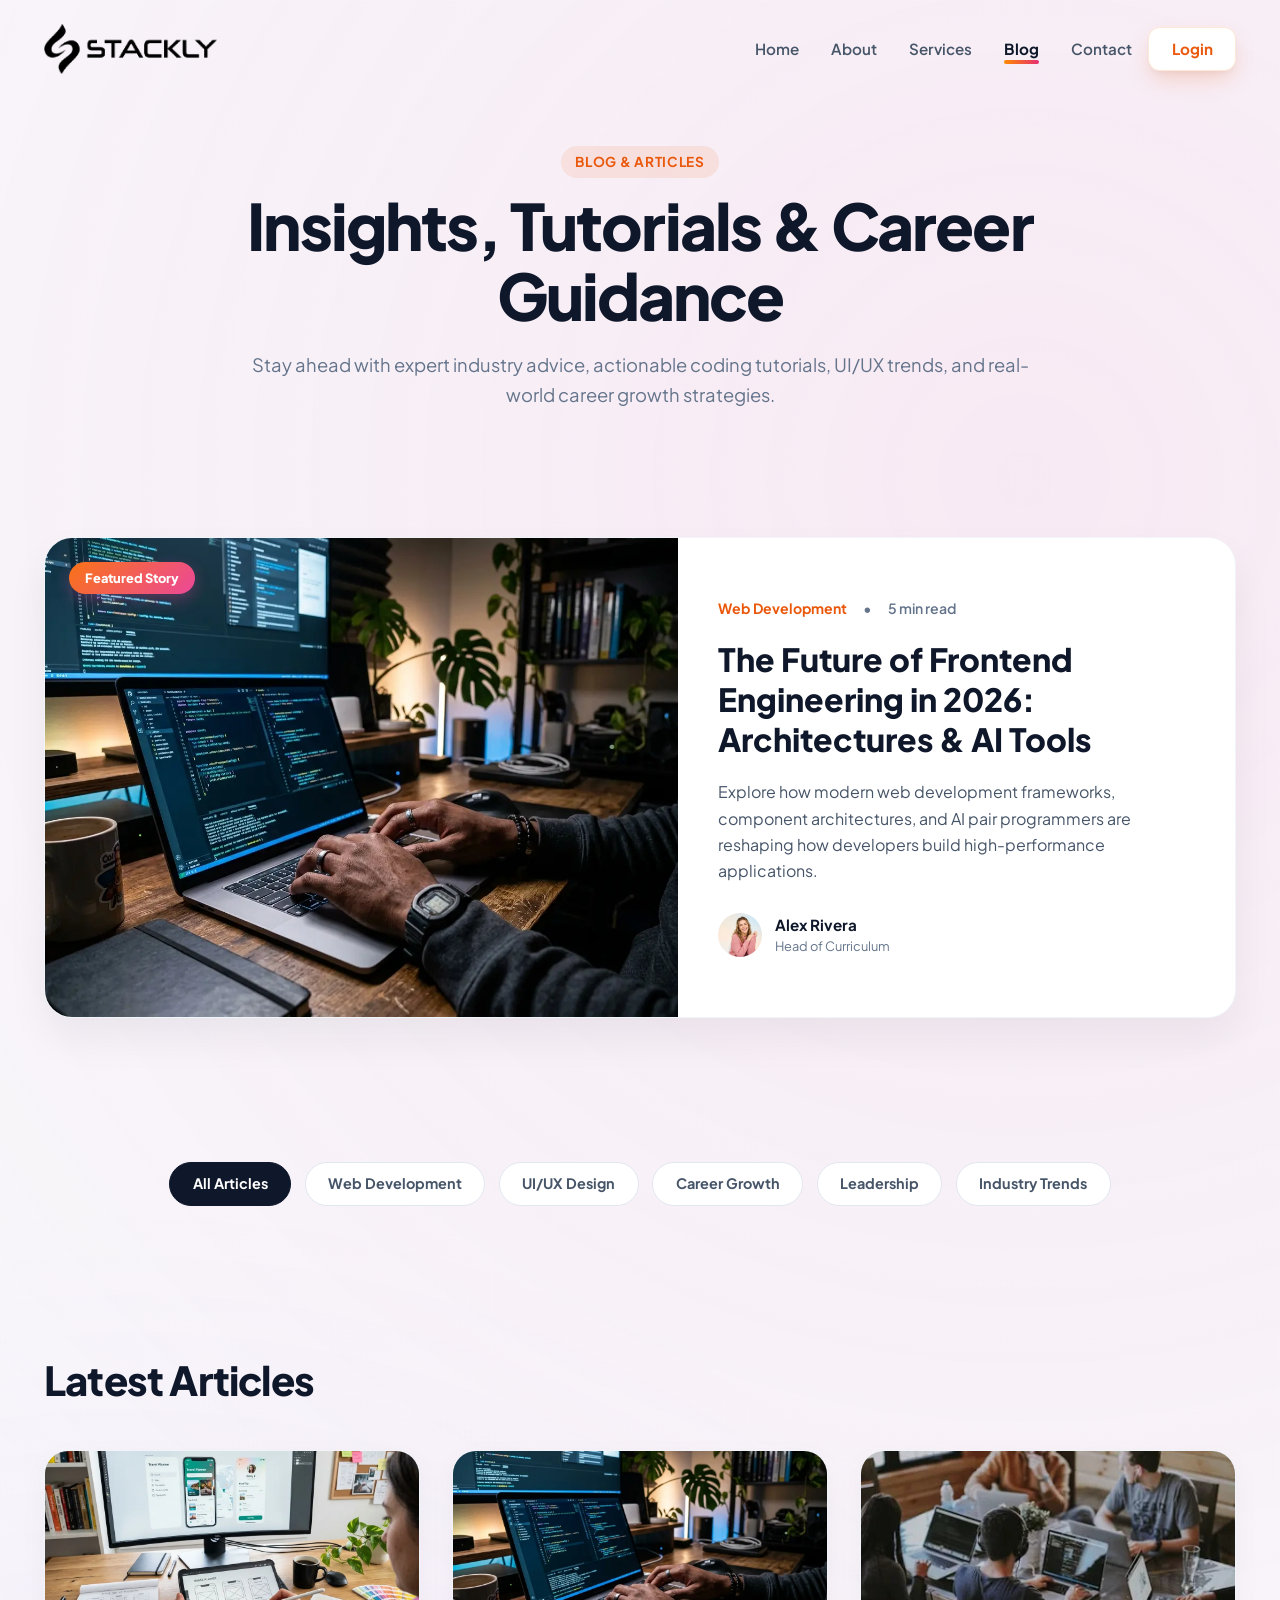
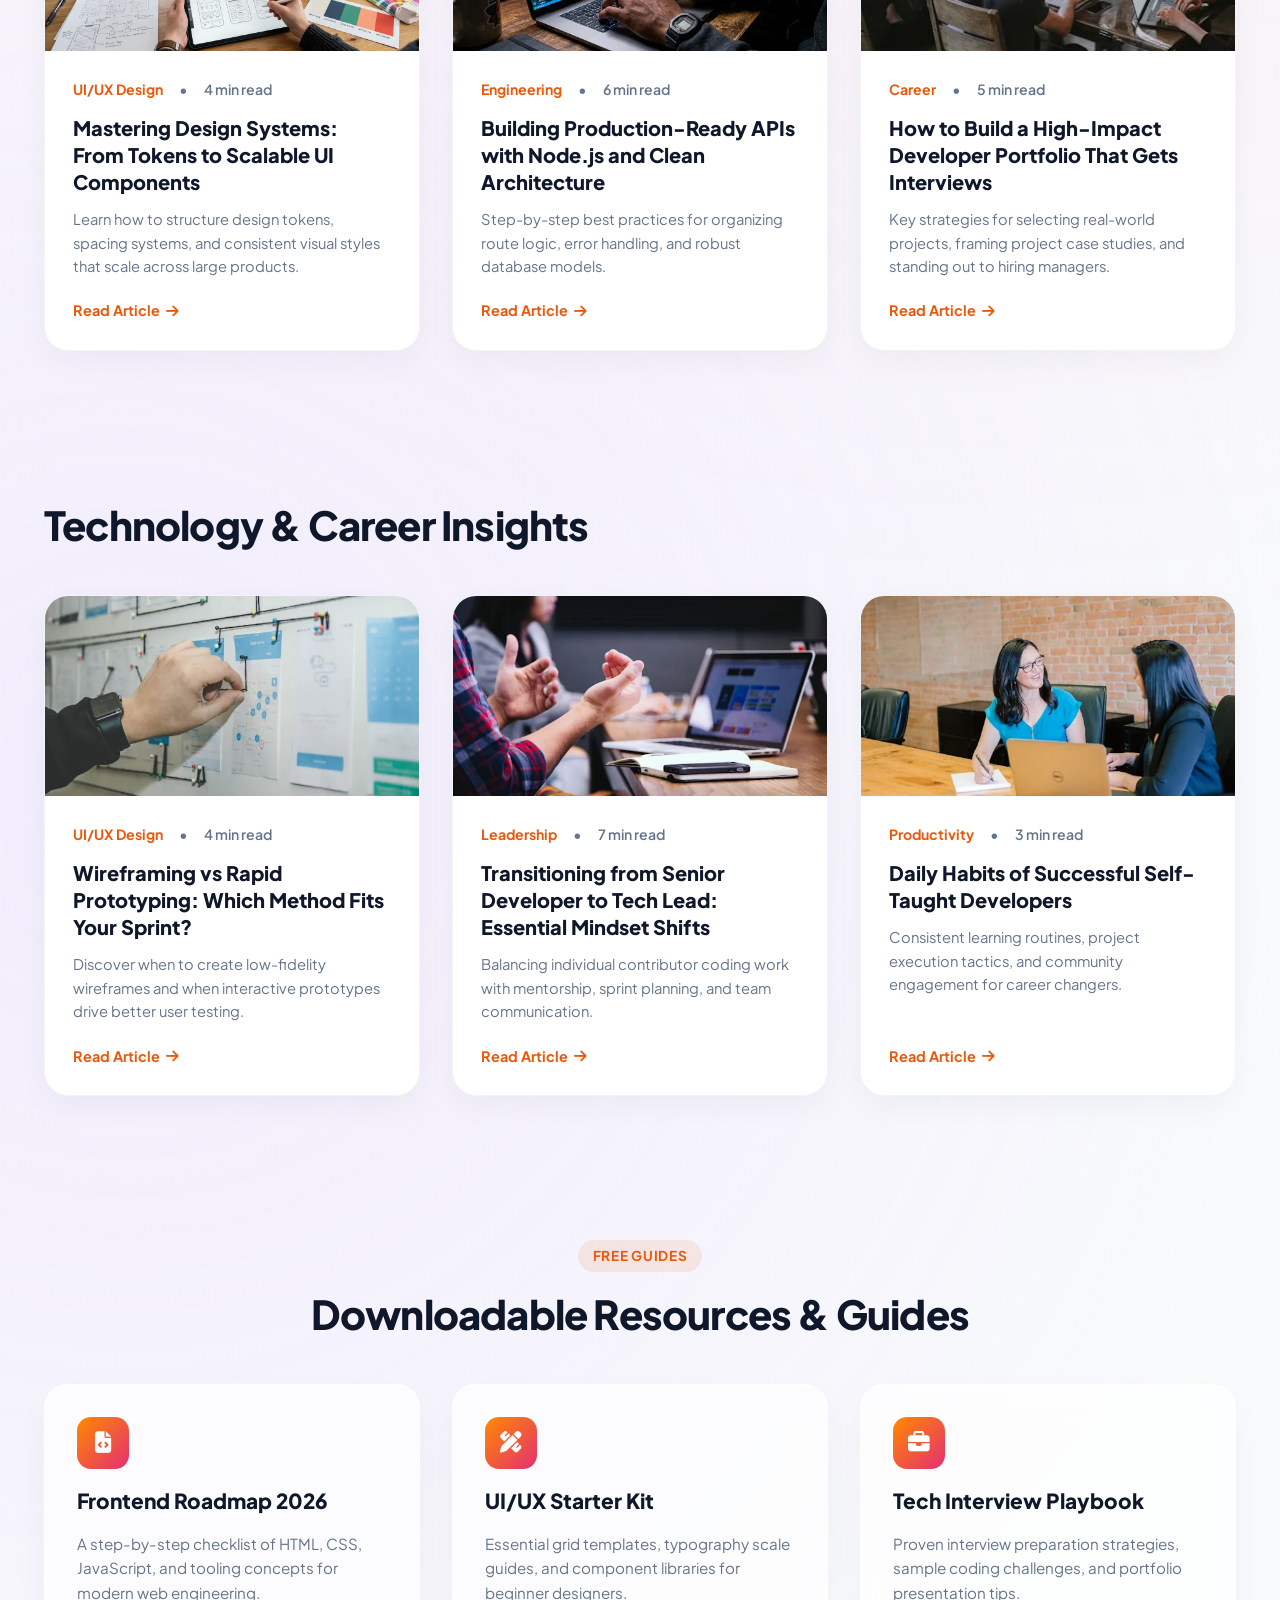
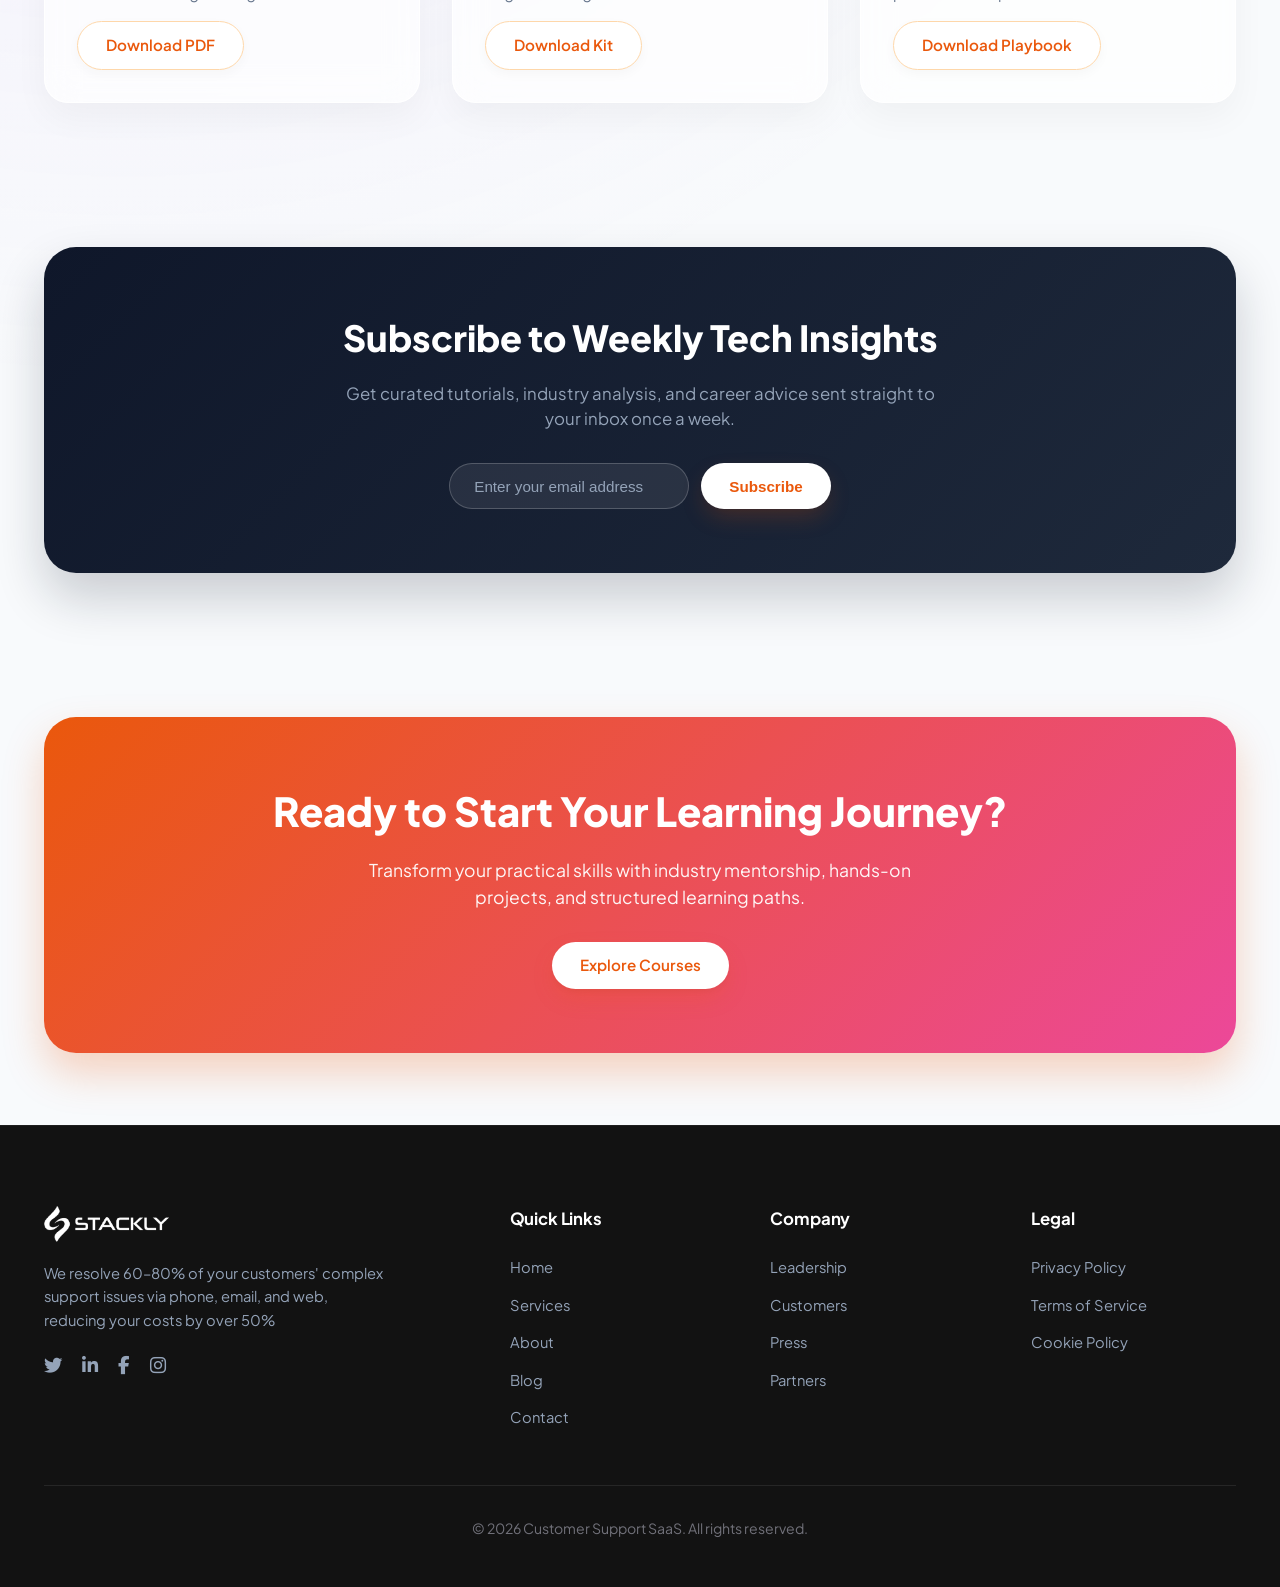
<file: html/blog.html>
<!DOCTYPE html>
<html lang="en">
<head>
  <meta charset="UTF-8">
  <meta name="viewport" content="width=device-width, initial-scale=1.0">
  <title>Blog & Insights - Skill Development Center</title>
  <meta name="description" content="Explore articles, guides, and career resources on Web Development, UI/UX Design, and tech career growth.">
  <link rel="stylesheet" href="../global.css">
  <link rel="stylesheet" href="../css/blog.css">
  <link rel="stylesheet" href="https://cdnjs.cloudflare.com/ajax/libs/font-awesome/6.4.0/css/all.min.css">
</head>
<body>
  <div class="page-wrapper">
    
    <!-- Navigation Header -->
    <header class="navbar">
      <div class="container">
        <a href="../index.html" class="logo-brand">
          <img src="../assets/logo_trimmed.webp" alt="Stackly Logo" class="brand-logo-img">
        </a>
        <div class="nav-right-group">
          <button class="mobile-toggle" id="mobileMenuBtn" aria-label="Toggle navigation">
            <i class="fa-solid fa-bars"></i>
          </button>

          <ul class="nav-menu" id="navMenu">
            <div class="mobile-menu-header">
              <a href="../index.html" class="logo-brand">
                <img src="../assets/logo_trimmed.webp" alt="Stackly Logo" class="brand-logo-img">
              </a>
              <button class="mobile-close-btn" id="mobileCloseBtn" aria-label="Close navigation">
                <i class="fa-solid fa-xmark"></i>
              </button>
            </div>
            <li><a href="../index.html" class="nav-link">Home</a></li>
            <li><a href="about.html" class="nav-link">About</a></li>
            <li><a href="services.html" class="nav-link">Services</a></li>
            <li><a href="blog.html" class="nav-link active">Blog</a></li>
            <li><a href="contact.html" class="nav-link">Contact</a></li>
            <li class="mobile-only-btn"><a href="login.html" class="btn btn-outline nav-btn">Login</a></li>
          </ul>

          <a href="login.html" class="btn btn-primary login-header-btn">Login</a>
        </div>
      </div>
    </header>

    <main class="container">

      <!-- SECTION 1: BLOG HERO -->
      <section class="blog-hero">
        <div class="blog-hero-content">
          <span class="section-tag">Blog & Articles</span>
          <h1 class="blog-hero-title">Insights, Tutorials & Career Guidance</h1>
          <p class="blog-hero-desc">
            Stay ahead with expert industry advice, actionable coding tutorials, UI/UX trends, and real-world career growth strategies.
          </p>
        </div>
      </section>

      <!-- SECTION 2: FEATURED ARTICLE -->
      <section class="blog-section">
        <div class="featured-card">
          <div class="featured-img-box">
            <img src="../assets/web_dev.webp" alt="Modern Web Development Trends">
            <span class="featured-badge">Featured Story</span>
          </div>
          <div class="featured-info">
            <div class="meta-row">
              <span class="meta-tag">Web Development</span>
              <span>•</span>
              <span>5 min read</span>
            </div>
            <h2 class="featured-title">
              <a href="../404.html">The Future of Frontend Engineering in 2026: Architectures & AI Tools</a>
            </h2>
            <p class="featured-excerpt">
              Explore how modern web development frameworks, component architectures, and AI pair programmers are reshaping how developers build high-performance applications.
            </p>
            <div class="author-box">
              <img src="../assets/woman.webp" alt="Author Alex Rivera" class="author-avatar">
              <div>
                <div class="author-name">Alex Rivera</div>
                <div class="author-role">Head of Curriculum</div>
              </div>
            </div>
          </div>
        </div>
      </section>

      <!-- SECTION 3: CATEGORIES BAR -->
      <section class="blog-section">
        <div class="categories-pills">
          <a href="../404.html" class="category-pill active">All Articles</a>
          <a href="../404.html" class="category-pill">Web Development</a>
          <a href="../404.html" class="category-pill">UI/UX Design</a>
          <a href="../404.html" class="category-pill">Career Growth</a>
          <a href="../404.html" class="category-pill">Leadership</a>
          <a href="../404.html" class="category-pill">Industry Trends</a>
        </div>
      </section>

      <!-- SECTION 4: LATEST ARTICLES -->
      <section class="blog-section">
        <div class="blog-section-header">
          <h2 class="section-title">Latest Articles</h2>
        </div>
        <div class="articles-grid">
          
          <article class="article-card">
            <img src="../assets/ui_ux.webp" alt="UI UX Design Principles" class="article-img">
            <div class="article-content">
              <div class="meta-row">
                <span class="meta-tag">UI/UX Design</span>
                <span>•</span>
                <span>4 min read</span>
              </div>
              <h3 class="article-title">
                <a href="../404.html">Mastering Design Systems: From Tokens to Scalable UI Components</a>
              </h3>
              <p class="article-desc">
                Learn how to structure design tokens, spacing systems, and consistent visual styles that scale across large products.
              </p>
              <a href="../404.html" class="read-more-link">Read Article <i class="fa-solid fa-arrow-right"></i></a>
            </div>
          </article>

          <article class="article-card">
            <img src="../assets/web_dev.webp" alt="Full Stack Javascript" class="article-img">
            <div class="article-content">
              <div class="meta-row">
                <span class="meta-tag">Engineering</span>
                <span>•</span>
                <span>6 min read</span>
              </div>
              <h3 class="article-title">
                <a href="../404.html">Building Production-Ready APIs with Node.js and Clean Architecture</a>
              </h3>
              <p class="article-desc">
                Step-by-step best practices for organizing route logic, error handling, and robust database models.
              </p>
              <a href="../404.html" class="read-more-link">Read Article <i class="fa-solid fa-arrow-right"></i></a>
            </div>
          </article>

          <article class="article-card">
            <img src="../assets/photo-1522071820081-009f0129c71c.webp" alt="Tech Career Advice" class="article-img">
            <div class="article-content">
              <div class="meta-row">
                <span class="meta-tag">Career</span>
                <span>•</span>
                <span>5 min read</span>
              </div>
              <h3 class="article-title">
                <a href="../404.html">How to Build a High-Impact Developer Portfolio That Gets Interviews</a>
              </h3>
              <p class="article-desc">
                Key strategies for selecting real-world projects, framing project case studies, and standing out to hiring managers.
              </p>
              <a href="../404.html" class="read-more-link">Read Article <i class="fa-solid fa-arrow-right"></i></a>
            </div>
          </article>

        </div>
      </section>

      <!-- SECTION 5: TECHNOLOGY & CAREER ARTICLES -->
      <section class="blog-section">
        <div class="blog-section-header">
          <h2 class="section-title">Technology & Career Insights</h2>
        </div>
        <div class="articles-grid">
          
          <article class="article-card">
            <img src="../assets/photo-1531403009284-440f080d1e12.webp" alt="Wireframing and Prototyping" class="article-img">
            <div class="article-content">
              <div class="meta-row">
                <span class="meta-tag">UI/UX Design</span>
                <span>•</span>
                <span>4 min read</span>
              </div>
              <h3 class="article-title">
                <a href="../404.html">Wireframing vs Rapid Prototyping: Which Method Fits Your Sprint?</a>
              </h3>
              <p class="article-desc">
                Discover when to create low-fidelity wireframes and when interactive prototypes drive better user testing.
              </p>
              <a href="../404.html" class="read-more-link">Read Article <i class="fa-solid fa-arrow-right"></i></a>
            </div>
          </article>

          <article class="article-card">
            <img src="../assets/photo-1517245386807-bb43f82c33c4.webp" alt="Leadership in Tech" class="article-img">
            <div class="article-content">
              <div class="meta-row">
                <span class="meta-tag">Leadership</span>
                <span>•</span>
                <span>7 min read</span>
              </div>
              <h3 class="article-title">
                <a href="../404.html">Transitioning from Senior Developer to Tech Lead: Essential Mindset Shifts</a>
              </h3>
              <p class="article-desc">
                Balancing individual contributor coding work with mentorship, sprint planning, and team communication.
              </p>
              <a href="../404.html" class="read-more-link">Read Article <i class="fa-solid fa-arrow-right"></i></a>
            </div>
          </article>

          <article class="article-card">
            <img src="../assets/photo-1551836022-d5d88e9218df.webp" alt="Remote Work Habits" class="article-img">
            <div class="article-content">
              <div class="meta-row">
                <span class="meta-tag">Productivity</span>
                <span>•</span>
                <span>3 min read</span>
              </div>
              <h3 class="article-title">
                <a href="../404.html">Daily Habits of Successful Self-Taught Developers</a>
              </h3>
              <p class="article-desc">
                Consistent learning routines, project execution tactics, and community engagement for career changers.
              </p>
              <a href="../404.html" class="read-more-link">Read Article <i class="fa-solid fa-arrow-right"></i></a>
            </div>
          </article>

        </div>
      </section>

      <!-- SECTION 6: LEARNING RESOURCES -->
      <section class="blog-section">
        <div class="blog-section-header" style="text-align: center;">
          <span class="section-tag">Free Guides</span>
          <h2 class="section-title">Downloadable Resources & Guides</h2>
        </div>
        <div class="resources-grid">
          
          <div class="resource-card">
            <div class="resource-icon">
              <i class="fa-solid fa-file-code"></i>
            </div>
            <h3>Frontend Roadmap 2026</h3>
            <p>A step-by-step checklist of HTML, CSS, JavaScript, and tooling concepts for modern web engineering.</p>
            <a href="../404.html" class="btn btn-outline" style="align-self: flex-start;">Download PDF</a>
          </div>

          <div class="resource-card">
            <div class="resource-icon">
              <i class="fa-solid fa-pen-ruler"></i>
            </div>
            <h3>UI/UX Starter Kit</h3>
            <p>Essential grid templates, typography scale guides, and component libraries for beginner designers.</p>
            <a href="../404.html" class="btn btn-outline" style="align-self: flex-start;">Download Kit</a>
          </div>

          <div class="resource-card">
            <div class="resource-icon">
              <i class="fa-solid fa-briefcase"></i>
            </div>
            <h3>Tech Interview Playbook</h3>
            <p>Proven interview preparation strategies, sample coding challenges, and portfolio presentation tips.</p>
            <a href="../404.html" class="btn btn-outline" style="align-self: flex-start;">Download Playbook</a>
          </div>

        </div>
      </section>

      <!-- SECTION 7: NEWSLETTER -->
      <section class="blog-section">
        <div class="newsletter-box">
          <div class="newsletter-content">
            <h2 class="newsletter-title">Subscribe to Weekly Tech Insights</h2>
            <p class="newsletter-desc">Get curated tutorials, industry analysis, and career advice sent straight to your inbox once a week.</p>
            <div class="newsletter-form-wrapper">
              <form class="newsletter-form" id="newsletterForm" novalidate>
                <input type="email" class="newsletter-input" id="newsletterEmail" placeholder="Enter your email address">
                <button type="submit" class="btn btn-primary" style="background: #ffffff; color: #ea580c; border: none; white-space: nowrap;">Subscribe</button>
              </form>
              <div class="newsletter-error-msg" id="newsletterError">
                <i class="fa-solid fa-circle-exclamation"></i> Please enter a valid email address.
              </div>
            </div>
          </div>
        </div>
      </section>

      <!-- SECTION 8: CTA SECTION -->
      <section class="blog-section">
        <div class="cta-banner">
          <h2 class="cta-title">Ready to Start Your Learning Journey?</h2>
          <p class="cta-desc">Transform your practical skills with industry mentorship, hands-on projects, and structured learning paths.</p>
          <a href="../404.html" class="btn btn-primary" style="background: #ffffff; color: #ea580c; border: none;">Explore Courses</a>
        </div>
      </section>

    </main>

    <!-- Site Footer -->
    <footer class="site-footer">
      <div class="container">
        <div class="footer-grid">
          <!-- Brand Column -->
          <div class="footer-col-brand">
            <a href="../index.html" class="footer-brand-logo">
              <img src="../assets/logo_trimmed.webp" alt="Stackly Logo">
            </a>
            <p class="footer-brand-desc">
              We resolve 60–80% of your customers' complex support issues via phone, email, and web, reducing your costs by over 50%
            </p>
            <div class="footer-social-icons">
              <a href="../404.html" aria-label="Twitter"><i class="fa-brands fa-twitter"></i></a>
              <a href="../404.html" aria-label="LinkedIn"><i class="fa-brands fa-linkedin-in"></i></a>
              <a href="../404.html" aria-label="Facebook"><i class="fa-brands fa-facebook-f"></i></a>
              <a href="../404.html" aria-label="Instagram"><i class="fa-brands fa-instagram"></i></a>
            </div>
          </div>

          <!-- Quick Links -->
          <div class="footer-col">
            <h4 class="footer-col-title">Quick Links</h4>
            <ul class="footer-links">
              <li><a href="../index.html">Home</a></li>
              <li><a href="services.html">Services</a></li>
              <li><a href="about.html">About</a></li>
              <li><a href="blog.html">Blog</a></li>
              <li><a href="contact.html">Contact</a></li>
            </ul>
          </div>

          <!-- Company -->
          <div class="footer-col">
            <h4 class="footer-col-title">Company</h4>
            <ul class="footer-links">
              <li><a href="../404.html">Leadership</a></li>
              <li><a href="../404.html">Customers</a></li>
              <li><a href="../404.html">Press</a></li>
              <li><a href="../404.html">Partners</a></li>
            </ul>
          </div>

          <!-- Legal -->
          <div class="footer-col">
            <h4 class="footer-col-title">Legal</h4>
            <ul class="footer-links">
              <li><a href="../404.html">Privacy Policy</a></li>
              <li><a href="../404.html">Terms of Service</a></li>
              <li><a href="../404.html">Cookie Policy</a></li>
            </ul>
          </div>
        </div>

        <div class="footer-divider"></div>
        <div class="footer-bottom-text">
          &copy; 2026 Customer Support SaaS. All rights reserved.
        </div>
      </div>
    </footer>


  </div>

  <script>
    const navbar = document.querySelector('.navbar');
    const mobileBtn = document.getElementById('mobileMenuBtn');
    const mobileCloseBtn = document.getElementById('mobileCloseBtn');
    const navMenu = document.getElementById('navMenu');

    // Sticky Header Scroll
    window.addEventListener('scroll', () => {
      if (window.scrollY > 80) {
        navbar.classList.add('scrolled');
      } else {
        navbar.classList.remove('scrolled');
      }
    });

    // Mobile Menu
    // Newsletter Form Validation & Redirect (No popup alert)
    const newsletterForm = document.getElementById('newsletterForm');
    const newsletterEmail = document.getElementById('newsletterEmail');
    const newsletterError = document.getElementById('newsletterError');

    if (newsletterForm) {
      newsletterForm.addEventListener('submit', (e) => {
        e.preventDefault();
        const val = newsletterEmail.value.trim();
        const emailRegex = /^[^\s@]+@[^\s@]+\.[^\s@]+$/;

        if (!val || !emailRegex.test(val)) {
          newsletterError.classList.add('visible');
        } else {
          newsletterError.classList.remove('visible');
          window.location.href = '../404.html';
        }
      });

      newsletterEmail.addEventListener('input', () => {
        newsletterError.classList.remove('visible');
      });
    }

    // Mobile Menu
    mobileBtn.addEventListener('click', (e) => {
      e.stopPropagation();
      navMenu.classList.add('open');
      document.body.style.overflow = 'hidden';
    });

    mobileCloseBtn.addEventListener('click', () => {
      navMenu.classList.remove('open');
      document.body.style.overflow = '';
    });
  </script>
</body>
</html>
</file>
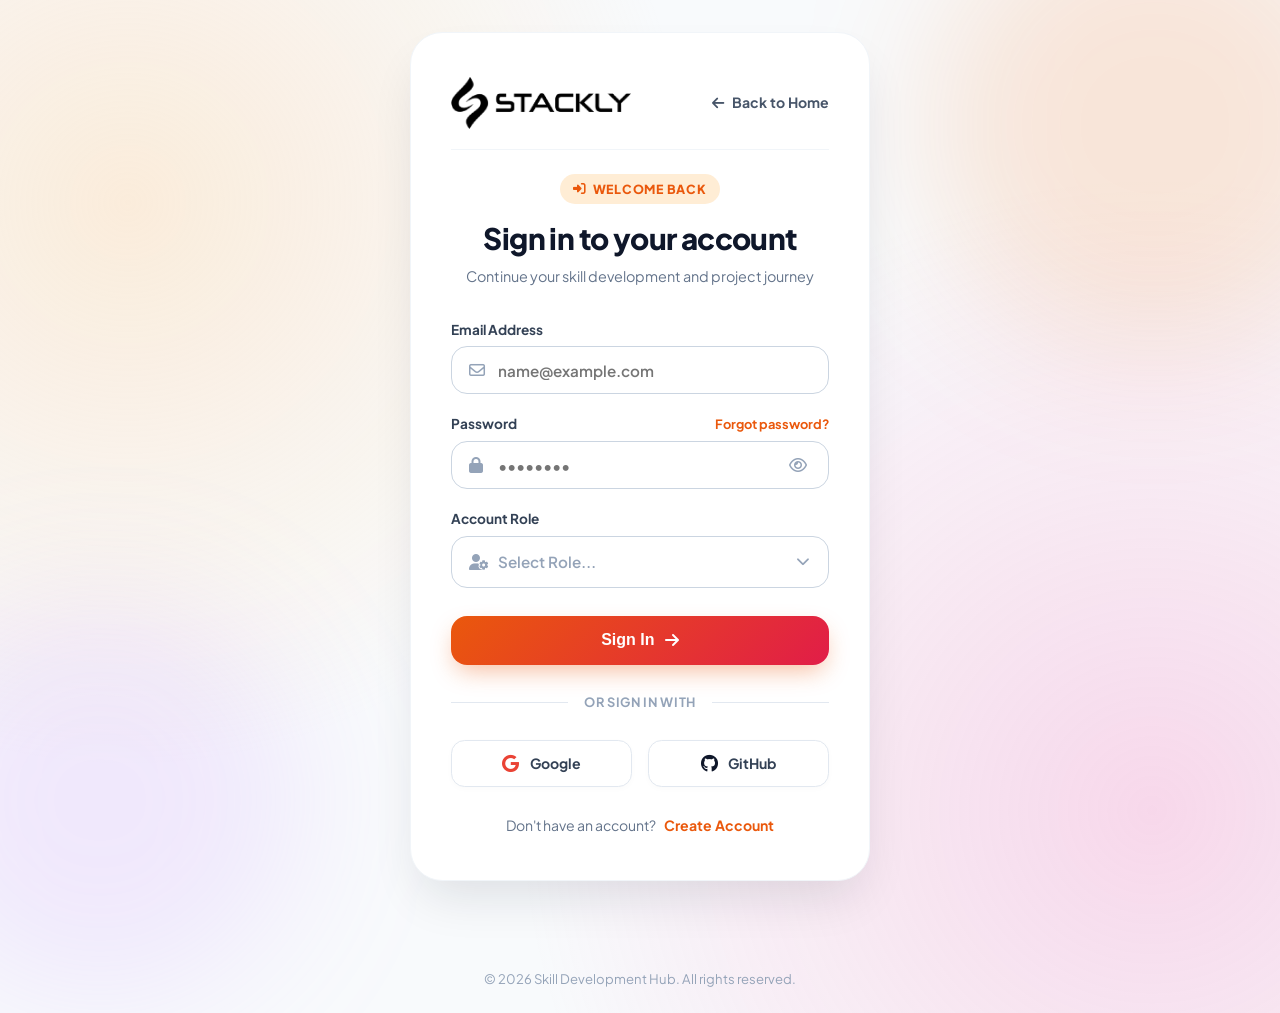
<file: html/login.html>
<!DOCTYPE html>
<html lang="en">
<head>
  <meta charset="UTF-8">
  <meta name="viewport" content="width=device-width, initial-scale=1.0">
  <title>Login - Skill Development Hub</title>
  <meta name="description" content="Sign in to your Skill Development Hub account to access your courses, projects, and career mentorship.">
  <link rel="stylesheet" href="../global.css">
  <link rel="stylesheet" href="../css/login.css">
  <!-- FontAwesome CDN for modern clean icons -->
  <link rel="stylesheet" href="https://cdnjs.cloudflare.com/ajax/libs/font-awesome/6.4.0/css/all.min.css">
  <!-- GSAP CDN -->
  <script src="https://cdnjs.cloudflare.com/ajax/libs/gsap/3.12.2/gsap.min.js"></script>
</head>
<body class="auth-page">
  <!-- Background Glow Decorations -->
  <div class="auth-glow-orb auth-glow-1"></div>
  <div class="auth-glow-orb auth-glow-2"></div>

  <!-- Main Login Card Section -->
  <main class="auth-main">
    <div class="auth-card" id="loginCard">
      <!-- Card Top Header Row -->
      <div class="auth-card-top-bar">
        <a href="../index.html" class="logo-brand">
          <img src="../assets/logo_trimmed.webp" alt="Skill Development Hub Logo" class="auth-card-logo">
        </a>
        <a href="../index.html" class="auth-back-link">
          <i class="fa-solid fa-arrow-left"></i> Back to Home
        </a>
      </div>

      <div class="auth-header">
        <span class="auth-badge"><i class="fa-solid fa-right-to-bracket"></i> Welcome Back</span>
        <h1 class="auth-title">Sign in to your account</h1>
        <p class="auth-subtitle">Continue your skill development and project journey</p>
      </div>

      <!-- Login Form -->
      <form class="auth-form" id="loginForm" novalidate>
        <!-- Email Input -->
        <div class="form-group" id="emailGroup">
          <label class="form-label" for="emailInput">Email Address</label>
          <div class="input-wrapper">
            <i class="fa-regular fa-envelope input-icon"></i>
            <input 
              type="email" 
              id="emailInput" 
              class="form-input" 
              placeholder="name@example.com"
              autocomplete="off"
              required
            >
          </div>
          <span class="input-error-msg" id="emailError">Valid email address is required</span>
        </div>

        <!-- Password Input -->
        <div class="form-group" id="passwordGroup">
          <div class="form-label">
            <label for="passwordInput">Password</label>
            <a href="../404.html" class="forgot-link">Forgot password?</a>
          </div>
          <div class="input-wrapper">
            <i class="fa-solid fa-lock input-icon"></i>
            <input 
              type="password" 
              id="passwordInput" 
              class="form-input" 
              placeholder="••••••••"
              autocomplete="off"
              required
            >
            <button type="button" class="password-toggle-btn" id="passwordToggleBtn" aria-label="Toggle password visibility">
              <i class="fa-regular fa-eye" id="passwordToggleIcon"></i>
            </button>
          </div>
          <span class="input-error-msg" id="passwordError">Password is required</span>
        </div>

        <!-- Custom Role Dropdown (DIV/SPAN based - NO SELECT) -->
        <div class="form-group" id="roleGroup">
          <label class="form-label">Account Role</label>
          <div class="custom-dropdown-container" id="customRoleDropdown">
            <div 
              class="custom-dropdown-trigger" 
              id="dropdownTrigger" 
              tabindex="0"
              role="combobox"
              aria-expanded="false"
              aria-haspopup="listbox"
              aria-label="Select Account Role"
            >
              <i class="fa-solid fa-user-gear input-icon"></i>
              <span class="dropdown-selected-text placeholder" id="selectedRoleText">Select Role...</span>
              <i class="fa-solid fa-chevron-down dropdown-chevron"></i>
            </div>

            <div class="custom-dropdown-menu" id="dropdownMenu" role="listbox">
              <div class="dropdown-option" data-value="User" role="option" tabindex="0">
                <i class="fa-solid fa-user-graduate"></i>
                <span>User (Learner)</span>
              </div>
              <div class="dropdown-option" data-value="Admin" role="option" tabindex="0">
                <i class="fa-solid fa-user-shield"></i>
                <span>Admin (Manager)</span>
              </div>
            </div>
          </div>
          <input type="hidden" id="roleHiddenInput" name="role" value="">
          <span class="input-error-msg" id="roleError">Please select an account role</span>
        </div>

        <!-- Submit Button -->
        <button type="submit" class="auth-submit-btn" id="loginSubmitBtn">
          <span>Sign In</span>
          <i class="fa-solid fa-arrow-right"></i>
        </button>
      </form>

      <!-- Social Logins -->
      <div class="auth-divider">
        <span>Or sign in with</span>
      </div>

      <div class="social-grid">
        <a href="../404.html" class="btn-social">
          <i class="fa-brands fa-google" style="color: #ea4335;"></i>
          <span>Google</span>
        </a>
        <a href="../404.html" class="btn-social">
          <i class="fa-brands fa-github" style="color: #0f172a;"></i>
          <span>GitHub</span>
        </a>
      </div>

      <!-- Footer Link -->
      <div class="auth-card-footer">
        Don't have an account?
        <a href="signup.html" class="auth-switch-link">Create Account</a>
      </div>
    </div>
  </main>

  <!-- Footer -->
  <footer class="auth-simple-footer">
    <div class="container">
      &copy; 2026 Skill Development Hub. All rights reserved.
    </div>
  </footer>

  <!-- Interactivity & Validation Script -->
  <script>
    document.addEventListener('DOMContentLoaded', () => {
      // GSAP Entrance Animation
      if (window.gsap) {
        gsap.from('#loginCard', {
          duration: 0.8,
          y: 40,
          opacity: 0,
          ease: 'power3.out'
        });
      }

      // Elements
      const loginForm = document.getElementById('loginForm');
      const emailInput = document.getElementById('emailInput');
      const passwordInput = document.getElementById('passwordInput');
      const passwordToggleBtn = document.getElementById('passwordToggleBtn');
      const passwordToggleIcon = document.getElementById('passwordToggleIcon');

      const customRoleDropdown = document.getElementById('customRoleDropdown');
      const dropdownTrigger = document.getElementById('dropdownTrigger');
      const dropdownMenu = document.getElementById('dropdownMenu');
      const selectedRoleText = document.getElementById('selectedRoleText');
      const roleHiddenInput = document.getElementById('roleHiddenInput');
      const dropdownOptions = document.querySelectorAll('.dropdown-option');

      const emailGroup = document.getElementById('emailGroup');
      const passwordGroup = document.getElementById('passwordGroup');
      const roleGroup = document.getElementById('roleGroup');

      // Password Eye Reveal Toggle
      passwordToggleBtn.addEventListener('click', () => {
        const isPassword = passwordInput.type === 'password';
        passwordInput.type = isPassword ? 'text' : 'password';
        passwordToggleIcon.className = isPassword ? 'fa-regular fa-eye-slash' : 'fa-regular fa-eye';
      });

      // Custom Dropdown Open/Close Logic
      function openDropdown() {
        customRoleDropdown.classList.add('open');
        dropdownTrigger.setAttribute('aria-expanded', 'true');
        if (window.gsap) {
          gsap.to(dropdownMenu, { duration: 0.25, display: 'flex', opacity: 1, y: 0, ease: 'power2.out' });
        } else {
          dropdownMenu.style.display = 'flex';
          dropdownMenu.style.opacity = '1';
        }
      }

      function closeDropdown() {
        customRoleDropdown.classList.remove('open');
        dropdownTrigger.setAttribute('aria-expanded', 'false');
        if (window.gsap) {
          gsap.to(dropdownMenu, { 
            duration: 0.2, 
            opacity: 0, 
            y: -8, 
            ease: 'power2.in',
            onComplete: () => { dropdownMenu.style.display = 'none'; }
          });
        } else {
          dropdownMenu.style.display = 'none';
        }
      }

      dropdownTrigger.addEventListener('click', (e) => {
        e.stopPropagation();
        const isOpen = customRoleDropdown.classList.contains('open');
        isOpen ? closeDropdown() : openDropdown();
      });

      dropdownTrigger.addEventListener('keydown', (e) => {
        if (e.key === 'Enter' || e.key === ' ' || e.key === 'ArrowDown') {
          e.preventDefault();
          openDropdown();
          if (dropdownOptions.length > 0) dropdownOptions[0].focus();
        }
      });

      // Option Selection
      dropdownOptions.forEach(option => {
        const selectOption = () => {
          const val = option.getAttribute('data-value');
          const labelText = option.querySelector('span').textContent;

          roleHiddenInput.value = val;
          selectedRoleText.textContent = labelText;
          selectedRoleText.classList.remove('placeholder');

          dropdownOptions.forEach(opt => opt.classList.remove('selected'));
          option.classList.add('selected');

          roleGroup.classList.remove('has-error');
          closeDropdown();
          dropdownTrigger.focus();
        };

        option.addEventListener('click', (e) => {
          e.stopPropagation();
          selectOption();
        });

        option.addEventListener('keydown', (e) => {
          if (e.key === 'Enter' || e.key === ' ') {
            e.preventDefault();
            selectOption();
          } else if (e.key === 'ArrowDown') {
            e.preventDefault();
            const next = option.nextElementSibling;
            if (next) next.focus();
          } else if (e.key === 'ArrowUp') {
            e.preventDefault();
            const prev = option.previousElementSibling;
            if (prev) prev.focus();
          }
        });
      });

      // Close dropdown on outside click or Escape
      document.addEventListener('click', (e) => {
        if (!customRoleDropdown.contains(e.target)) {
          closeDropdown();
        }
      });

      document.addEventListener('keydown', (e) => {
        if (e.key === 'Escape' && customRoleDropdown.classList.contains('open')) {
          closeDropdown();
          dropdownTrigger.focus();
        }
      });

      // Email Format Check
      function isValidEmail(email) {
        return /^[^\s@]+@[^\s@]+\.[^\s@]+$/.test(email);
      }

      // Input Reset Error on typing
      emailInput.addEventListener('input', () => emailGroup.classList.remove('has-error'));
      passwordInput.addEventListener('input', () => passwordGroup.classList.remove('has-error'));

      // Form Submit & Validation
      loginForm.addEventListener('submit', (e) => {
        e.preventDefault();

        let isValid = true;
        const emailVal = emailInput.value.trim();
        const passwordVal = passwordInput.value.trim();
        const roleVal = roleHiddenInput.value;

        // Email validation
        if (!emailVal || !isValidEmail(emailVal)) {
          emailGroup.classList.add('has-error');
          isValid = false;
        } else {
          emailGroup.classList.remove('has-error');
        }

        // Password validation
        if (!passwordVal) {
          passwordGroup.classList.add('has-error');
          isValid = false;
        } else {
          passwordGroup.classList.remove('has-error');
        }

        // Role validation
        if (!roleVal) {
          roleGroup.classList.add('has-error');
          isValid = false;
        } else {
          roleGroup.classList.remove('has-error');
        }

        if (!isValid) {
          return;
        }

        // Format username e.g. "johnDavis@gmail.com" -> "JohnDavis"
        const emailLocal = emailVal.split('@')[0];
        const formattedUsername = emailLocal.charAt(0).toUpperCase() + emailLocal.slice(1);

        // Store non-sensitive user info for frontend dashboard demo display
        localStorage.setItem('hub_user_email', emailVal);
        localStorage.setItem('hub_username', formattedUsername);
        localStorage.setItem('hub_user_role', roleVal);

        // Redirect based on selected role
        if (roleVal === 'Admin') {
          window.location.href = 'admin.html';
        } else {
          window.location.href = 'user.html';
        }
      });
    });
  </script>
</body>
</html>
</file>
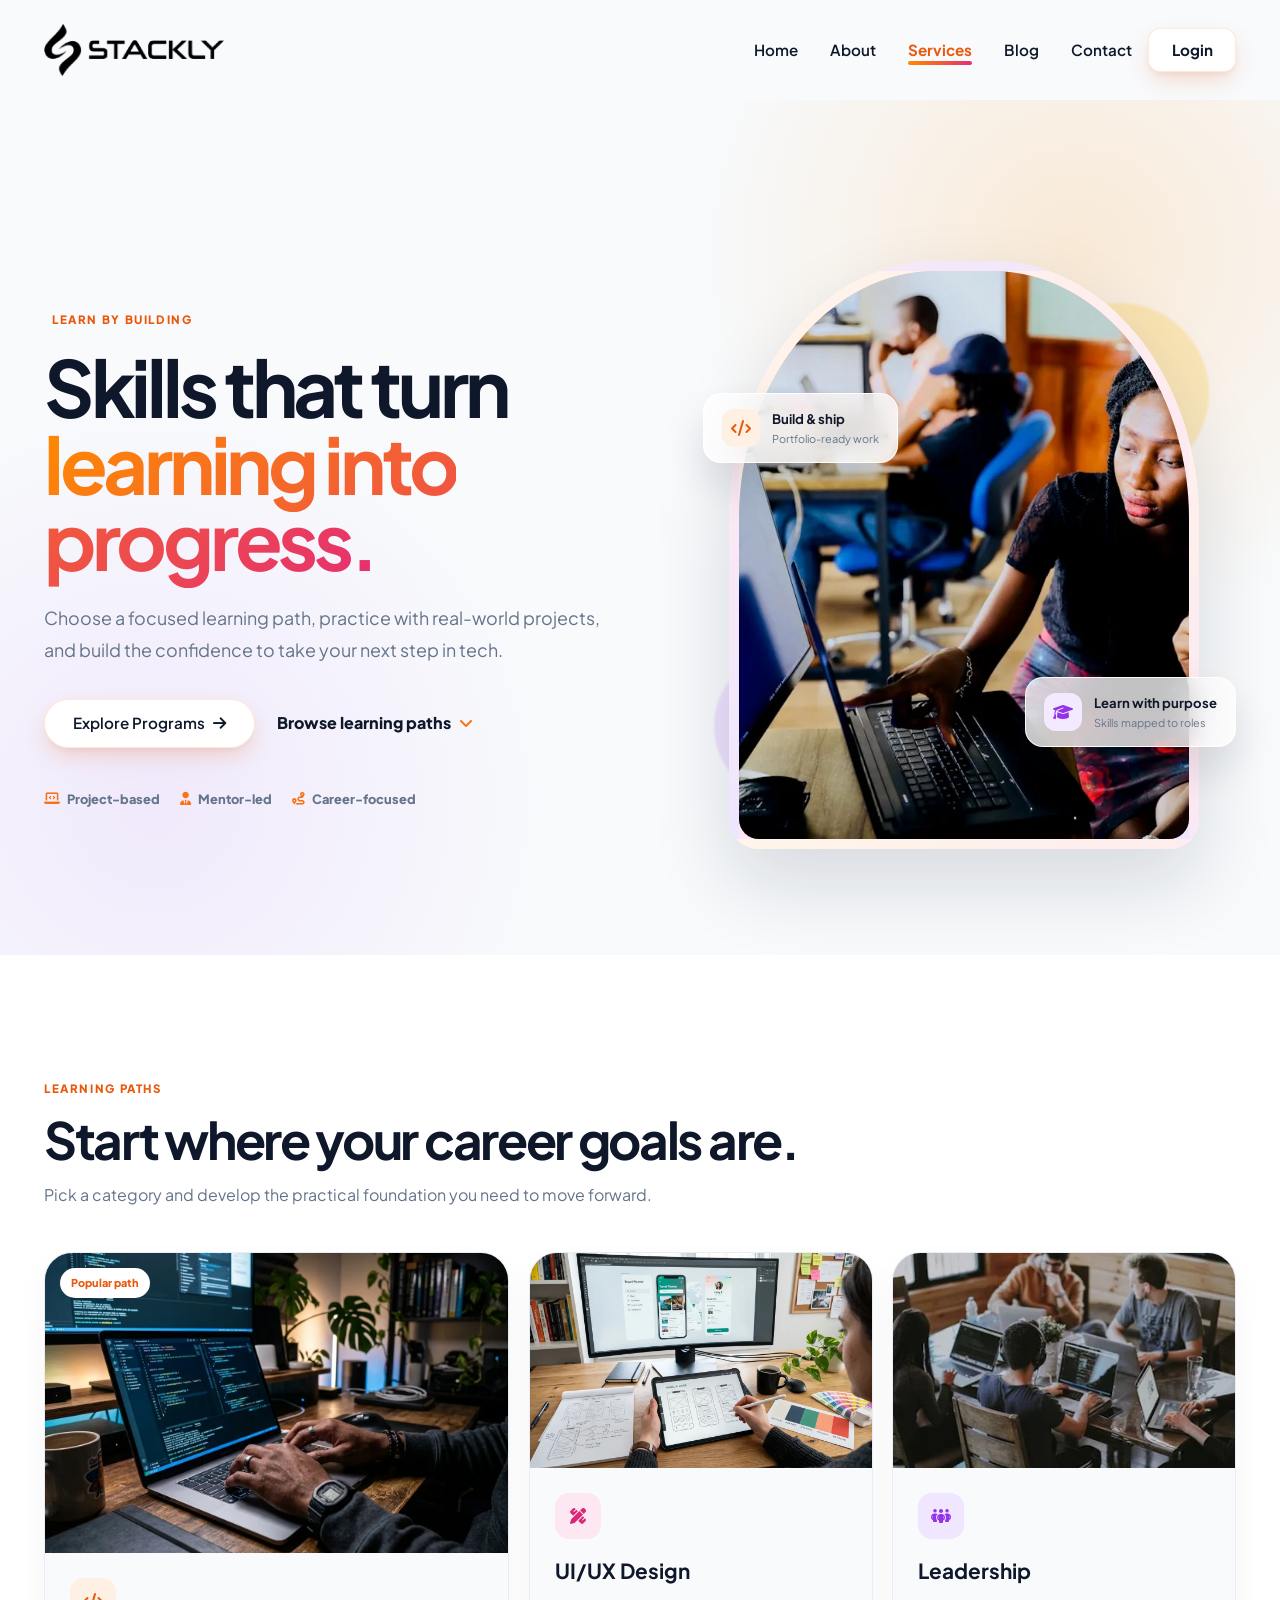
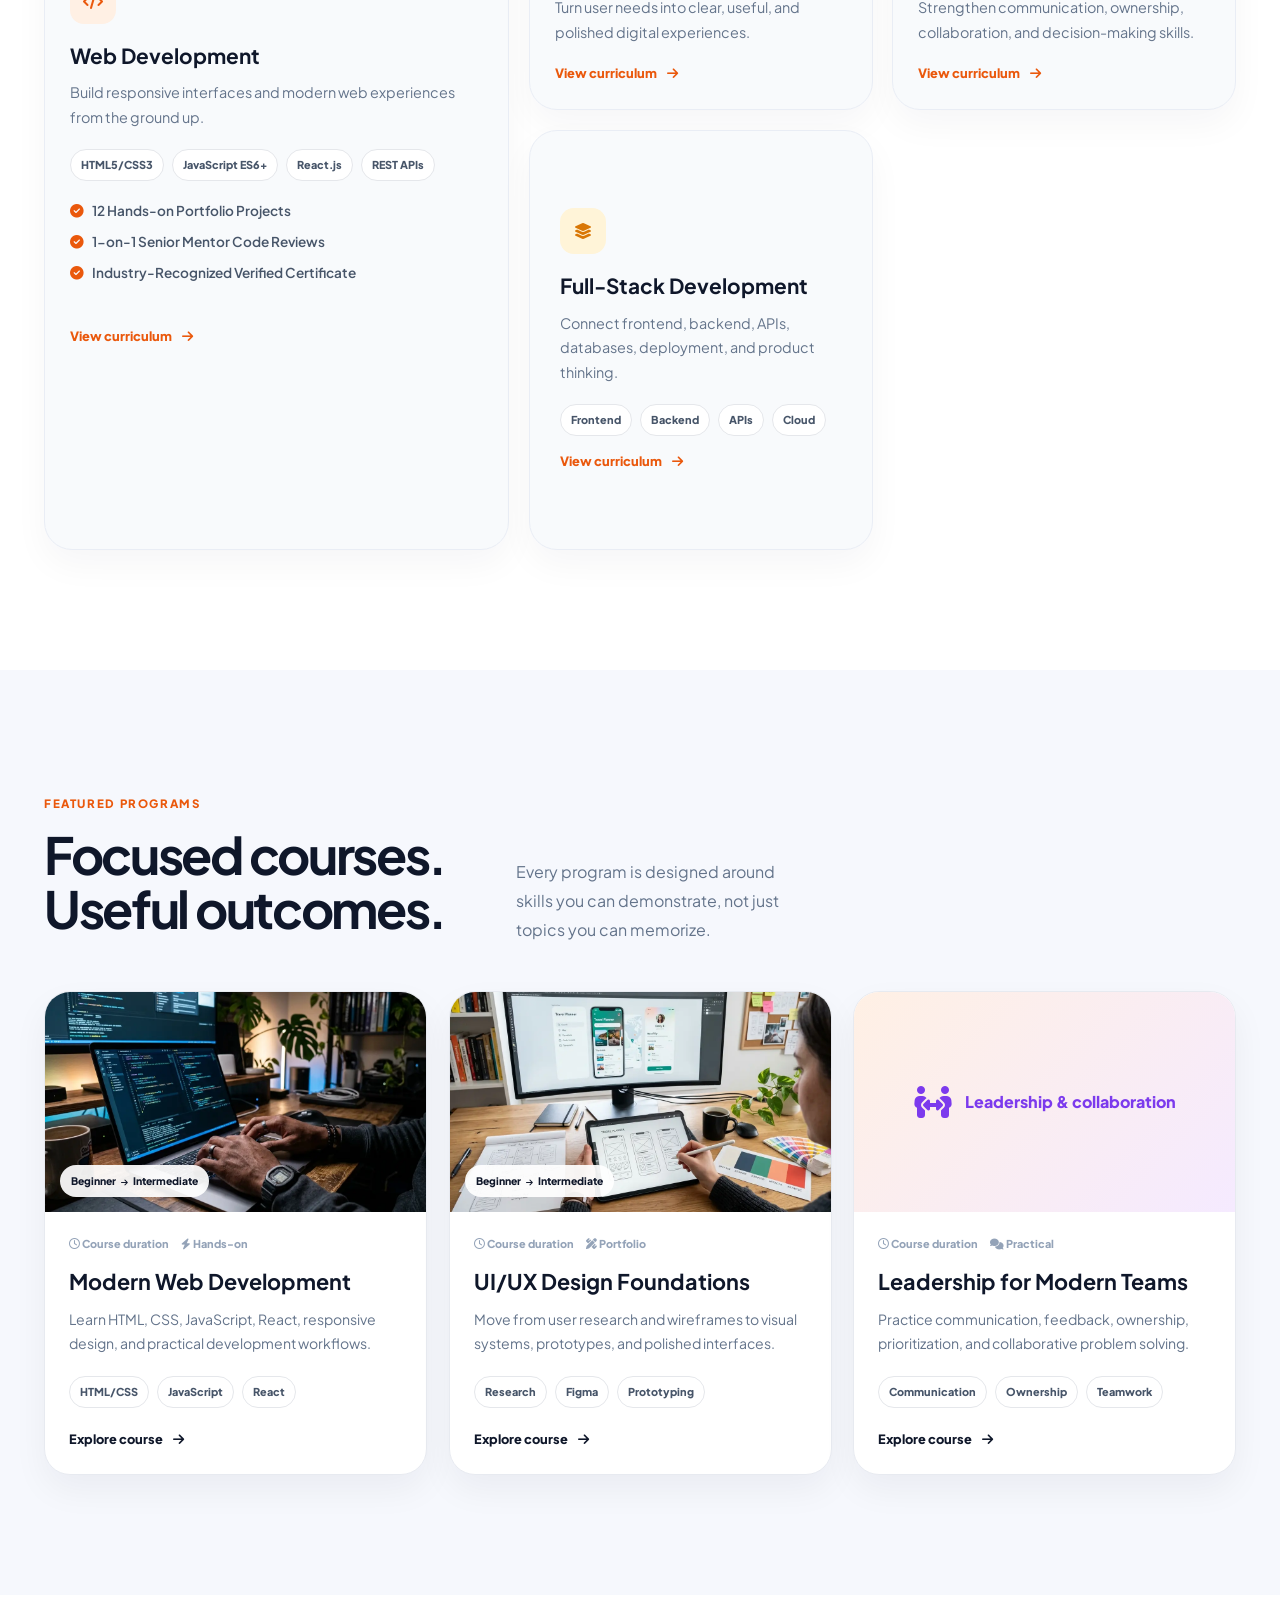
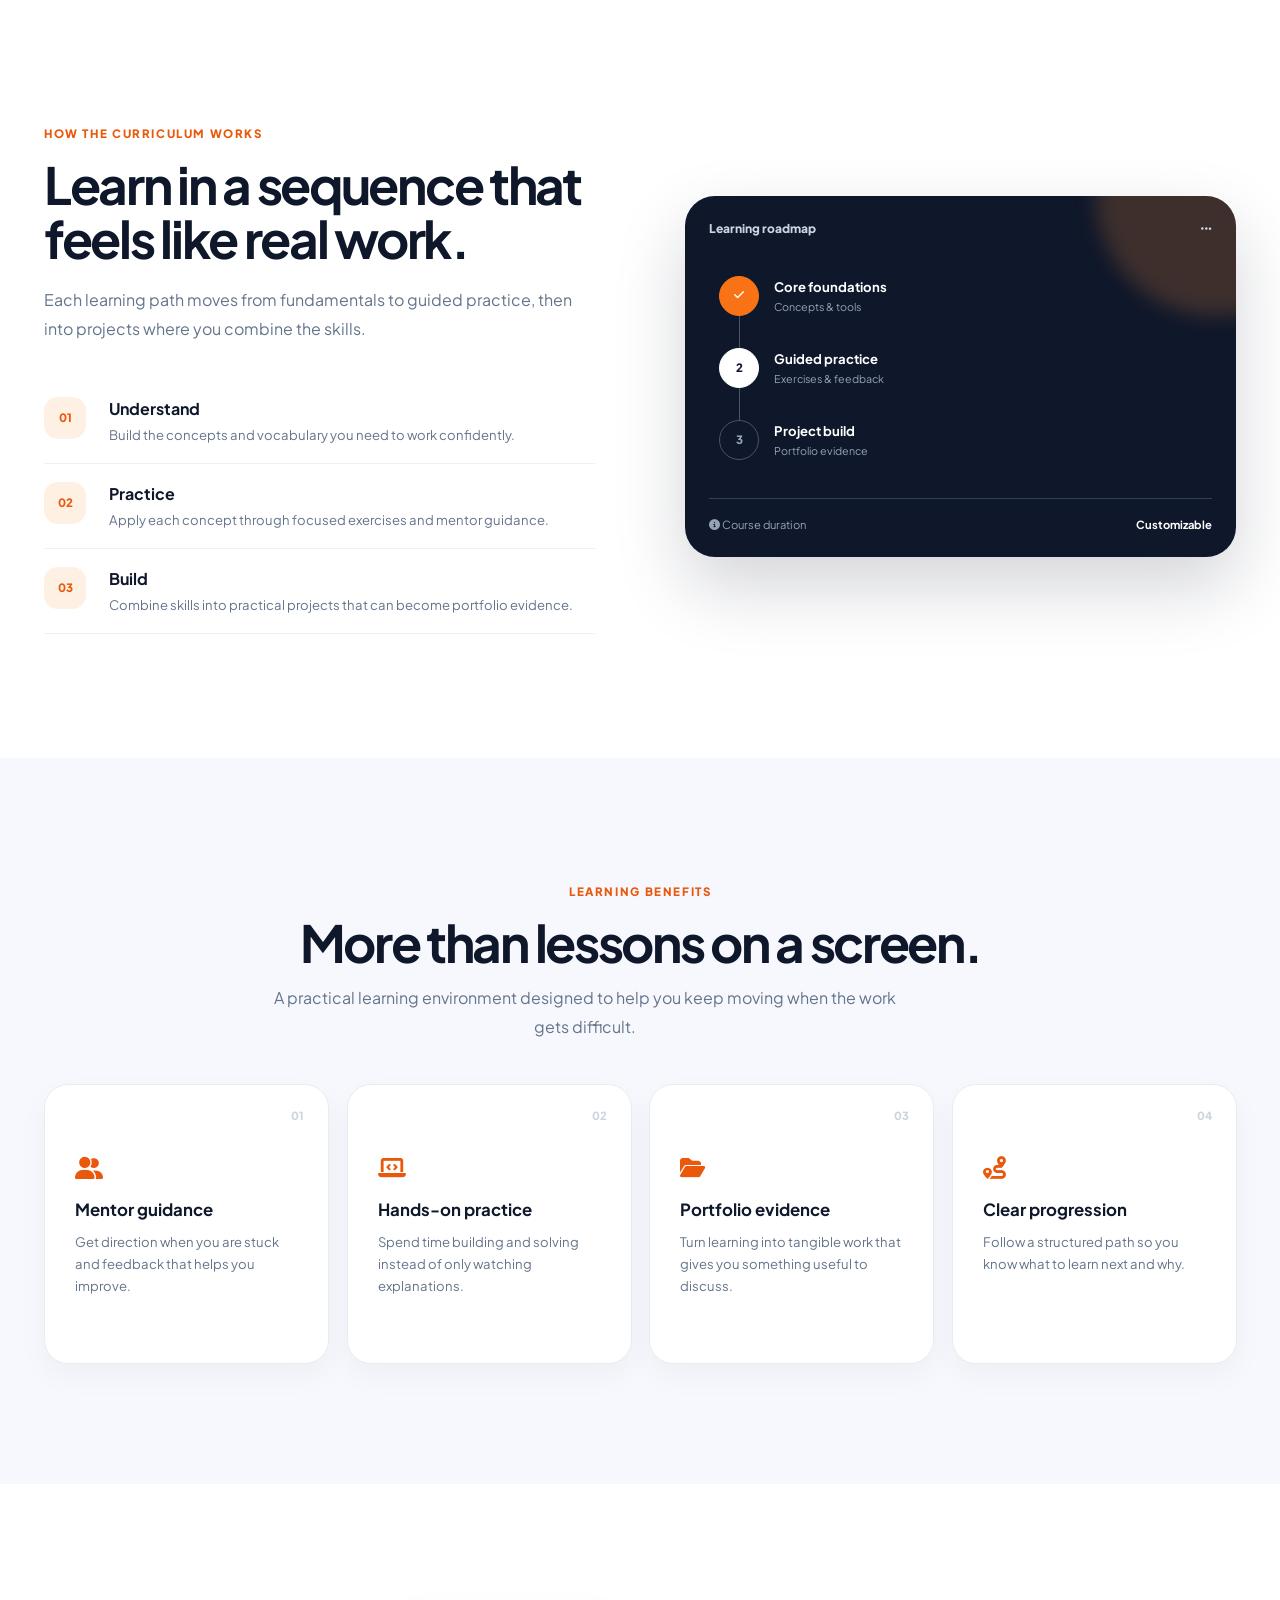
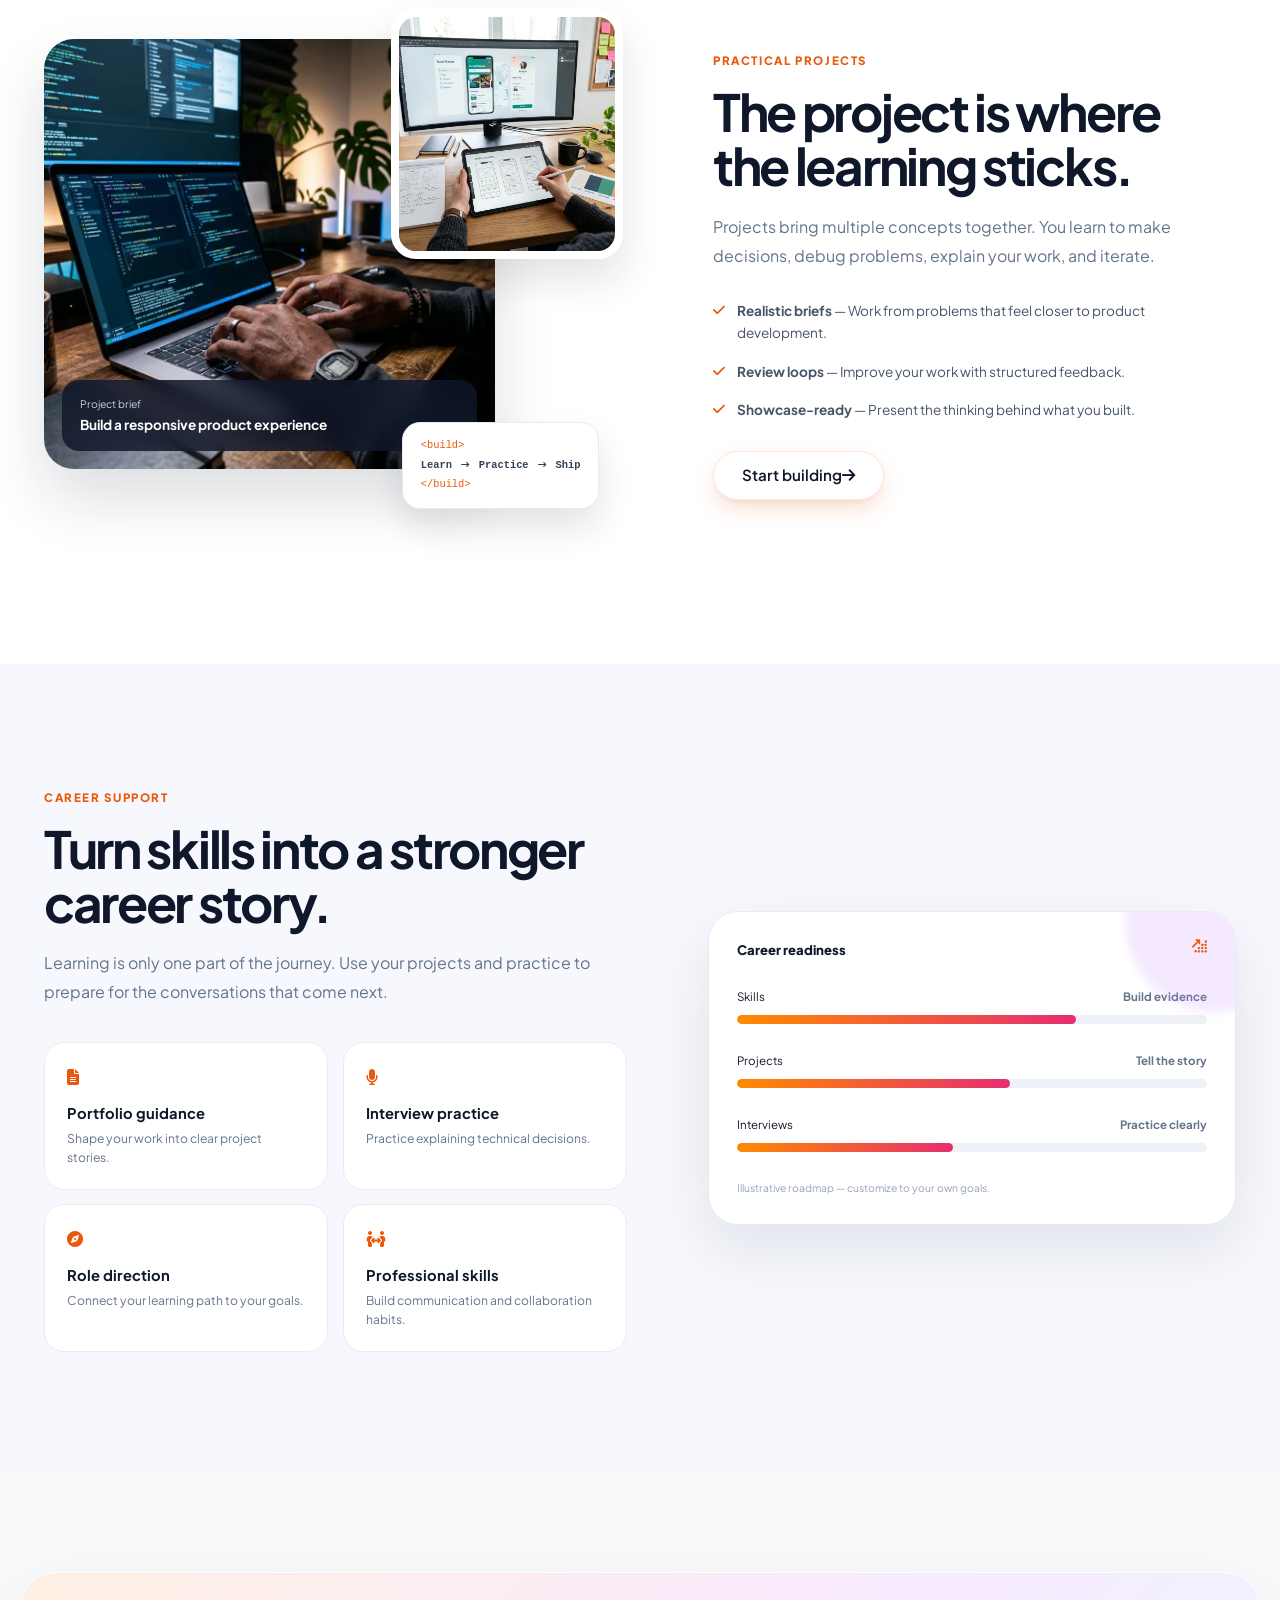
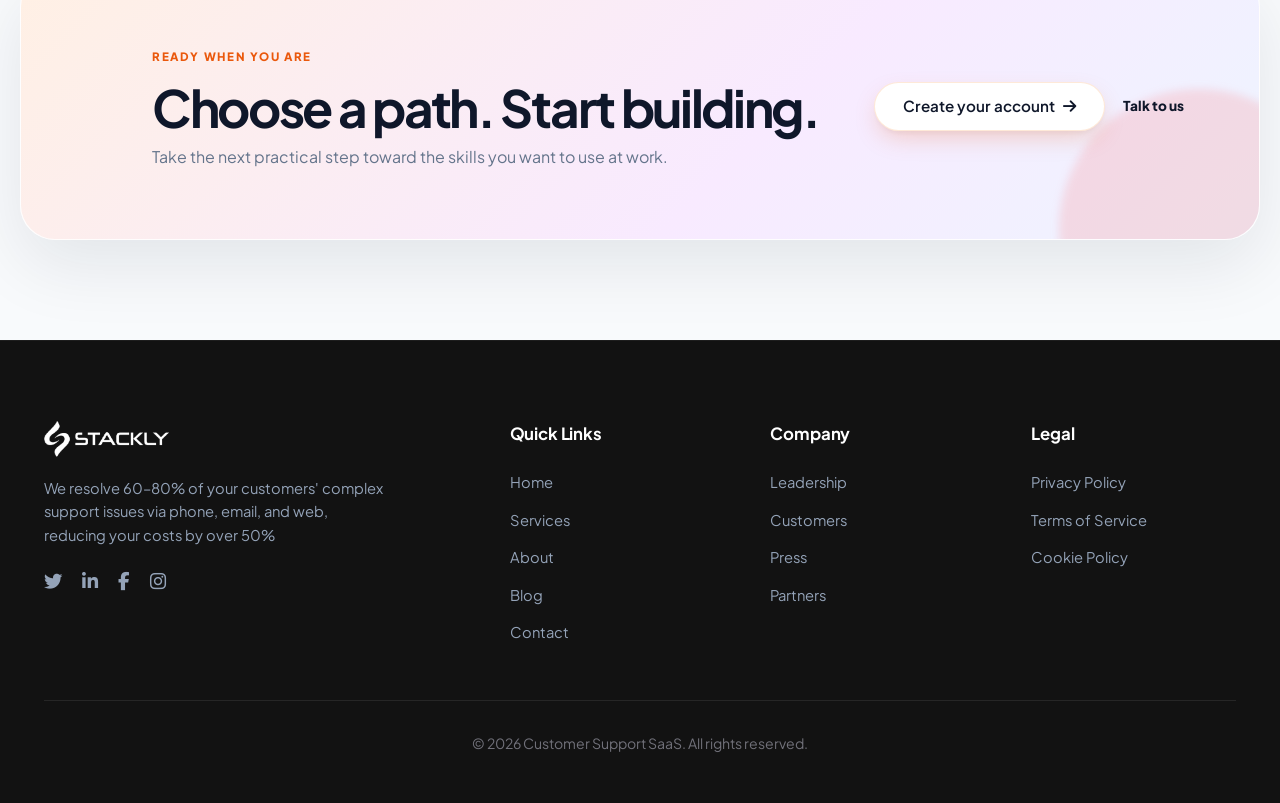
<file: html/services.html>
<!DOCTYPE html>
<html lang="en">

<head>
    <meta charset="UTF-8">
    <meta name="viewport" content="width=device-width, initial-scale=1.0">
    <title>Services & Courses - Skill Development Center</title>
    <meta name="description"
        content="Explore practical technology courses, learning paths, projects, and career support at Skill Development Center.">
    <link rel="stylesheet" href="../global.css">
    <link rel="stylesheet" href="../css/services.css">
    <link rel="stylesheet" href="https://cdnjs.cloudflare.com/ajax/libs/font-awesome/6.4.0/css/all.min.css">
</head>

<body class="services-page">
    <!-- Navigation Header -->
    <header class="navbar">
      <div class="container">
        <a href="../index.html" class="logo-brand">
          <img src="../assets/logo_trimmed.webp" alt="Stackly Logo" class="brand-logo-img">
        </a>
        <div class="nav-right-group">
          <button class="mobile-toggle" id="mobileMenuBtn" aria-label="Toggle navigation">
            <i class="fa-solid fa-bars"></i>
          </button>

          <ul class="nav-menu" id="navMenu">
            <div class="mobile-menu-header">
              <a href="../index.html" class="logo-brand">
                <img src="../assets/logo_trimmed.webp" alt="Stackly Logo" class="brand-logo-img">
              </a>
              <button class="mobile-close-btn" id="mobileCloseBtn" aria-label="Close navigation">
                <i class="fa-solid fa-xmark"></i>
              </button>
            </div>
            <li><a href="../index.html" class="nav-link">Home</a></li>
            <li><a href="about.html" class="nav-link">About</a></li>
            <li><a href="services.html" class="nav-link active">Services</a></li>
            <li><a href="blog.html" class="nav-link">Blog</a></li>
            <li><a href="contact.html" class="nav-link">Contact</a></li>
            <li class="mobile-only-btn"><a href="login.html" class="btn btn-outline nav-btn">Login</a></li>
          </ul>

          <a href="login.html" class="btn btn-primary login-header-btn">Login</a>
        </div>
      </div>
    </header>

    <main>
        <!-- 1. Courses Hero -->
        <section class="services-section services-hero" aria-labelledby="servicesHeroTitle">
            <div class="container services-hero-grid">
                <div class="services-hero-copy">
                    <span class="services-eyebrow reveal-top"><i class="fa-solid fa-sparkles"></i> Learn by building</span>
                    <h1 id="servicesHeroTitle" class="reveal-left">Skills that turn <span>learning into progress.</span></h1>
                    <p class="reveal-right">Choose a focused learning path, practice with real-world projects, and build the confidence to
                        take your next step in tech.</p>
                    <div class="services-hero-actions reveal-bottom">
                        <a href="../404.html" class="btn btn-primary">Explore Programs <i
                                class="fa-solid fa-arrow-right"></i></a>
                        <a href="../404.html" class="services-text-link">Browse learning paths <i
                                class="fa-solid fa-angle-down"></i></a>
                    </div>
                    <div class="hero-proof-row reveal-left" aria-label="Course highlights">
                        <span><i class="fa-solid fa-laptop-code"></i> Project-based</span>
                        <span><i class="fa-solid fa-user-tie"></i> Mentor-led</span>
                        <span><i class="fa-solid fa-route"></i> Career-focused</span>
                    </div>
                </div>
                <div class="services-hero-visual reveal-right">
                    <div class="hero-orb hero-orb-a"></div>
                    <div class="hero-orb hero-orb-b"></div>
                    <div class="hero-image-card reveal-scale">
                        <img src="../assets/photo-1531482615713-2afd69097998.webp" alt="Learner developing technology skills on a laptop" loading="eager">
                    </div>
                    <div class="floating-course-card float-one reveal-left"><span class="mini-icon"><i
                                class="fa-solid fa-code"></i></span>
                        <div><strong>Build & ship</strong><small>Portfolio-ready work</small></div>
                    </div>
                    <div class="floating-course-card float-two reveal-right"><span class="mini-icon purple"><i
                                class="fa-solid fa-graduation-cap"></i></span>
                        <div><strong>Learn with purpose</strong><small>Skills mapped to roles</small></div>
                    </div>
                </div>
            </div>
        </section>

        <!-- 2. Course Categories -->
        <section class="services-section categories-section" id="categories" aria-labelledby="categoriesTitle">
            <div class="container">
                <div class="section-heading">
                    <span class="section-kicker reveal-top">Learning paths</span>
                    <h2 id="categoriesTitle" class="reveal-left">Start where your career goals are.</h2>
                    <p class="reveal-right">Pick a category and develop the practical foundation you need to move forward.</p>
                </div>
                <div class="category-grid">
                    <a class="category-card category-featured reveal-left" href="../404.html">
                        <div class="category-image"><img src="../assets/web_dev.webp" alt="Developer working on web development"
                                loading="lazy"><span>Popular path</span></div>
                        <div class="category-content">
                            <div class="category-icon"><i class="fa-solid fa-code"></i></div>
                            <h3>Web Development</h3>
                            <p>Build responsive interfaces and modern web experiences from the ground up.</p>
                            
                            <div class="skill-pills" style="margin-top: 1.25rem; margin-bottom: 1.25rem;">
                                <span>HTML5/CSS3</span><span>JavaScript ES6+</span><span>React.js</span><span>REST APIs</span>
                            </div>

                            <ul style="list-style: none; display: flex; flex-direction: column; gap: 0.65rem; margin-bottom: 1.5rem; font-size: 0.85rem; color: #475569; font-weight: 600;">
                                <li><i class="fa-solid fa-circle-check" style="color: #ea580c; margin-right: 0.4rem;"></i> 12 Hands-on Portfolio Projects</li>
                                <li><i class="fa-solid fa-circle-check" style="color: #ea580c; margin-right: 0.4rem;"></i> 1-on-1 Senior Mentor Code Reviews</li>
                                <li><i class="fa-solid fa-circle-check" style="color: #ea580c; margin-right: 0.4rem;"></i> Industry-Recognized Verified Certificate</li>
                            </ul>

                            <span class="category-link">View curriculum <i class="fa-solid fa-arrow-right"></i></span>
                        </div>
                    </a>
                    <a class="category-card reveal-top" href="../404.html">
                        <div class="category-image"><img src="../assets/ui_ux.webp" alt="UI UX design workspace" loading="lazy">
                        </div>
                        <div class="category-content">
                            <div class="category-icon pink"><i class="fa-solid fa-pen-ruler"></i></div>
                            <h3>UI/UX Design</h3>
                            <p>Turn user needs into clear, useful, and polished digital experiences.</p><span
                                class="category-link">View curriculum <i class="fa-solid fa-arrow-right"></i></span>
                        </div>
                    </a>
                    <a class="category-card reveal-right" href="../404.html">
                        <div class="category-image"><img
                                src="../assets/photo-1522071820081-009f0129c71c.webp"
                                alt="Team collaborating during a leadership session" loading="lazy"></div>
                        <div class="category-content">
                            <div class="category-icon purple"><i class="fa-solid fa-people-group"></i></div>
                            <h3>Leadership</h3>
                            <p>Strengthen communication, ownership, collaboration, and decision-making skills.</p><span
                                class="category-link">View curriculum <i class="fa-solid fa-arrow-right"></i></span>
                        </div>
                    </a>
                    <a class="category-card category-text-card reveal-bottom" href="../404.html" style="text-decoration: none;">
                        <div class="category-icon amber"><i class="fa-solid fa-layer-group"></i></div>
                        <h3>Full-Stack Development</h3>
                        <p>Connect frontend, backend, APIs, databases, deployment, and product thinking.</p>
                        <div class="skill-pills">
                            <span>Frontend</span><span>Backend</span><span>APIs</span><span>Cloud</span></div>
                        <span class="category-link" style="margin-top: 1rem; display: inline-block;">View curriculum <i class="fa-solid fa-arrow-right"></i></span>
                    </a>
                </div>
            </div>
        </section>

        <!-- 3. Featured Programs -->
        <section class="services-section featured-section" id="featured-programs" aria-labelledby="featuredTitle">
            <div class="container">
                <div class="section-heading split-heading">
                    <div class="reveal-left"><span class="section-kicker">Featured programs</span>
                        <h2 id="featuredTitle">Focused courses. Useful outcomes.</h2>
                    </div>
                    <p class="reveal-right">Every program is designed around skills you can demonstrate, not just topics you can memorize.
                    </p>
                </div>
                <div class="program-grid">
                    <article class="program-card featured-program reveal-left">
                        <div class="program-image"><img src="../assets/web_dev.webp" alt="Web development course project"
                                loading="lazy"><span class="level-badge">Beginner <i class="fa-solid fa-arrow-right" style="font-size: 0.75em; margin: 0 0.2rem;"></i> Intermediate</span></div>
                        <div class="program-body">
                            <div class="program-meta"><span><i class="fa-regular fa-clock"></i> Course
                                     duration</span><span><i class="fa-solid fa-bolt"></i> Hands-on</span></div>
                            <h3>Modern Web Development</h3>
                            <p>Learn HTML, CSS, JavaScript, React, responsive design, and practical development
                                workflows.</p>
                            <div class="program-skills"><span>HTML/CSS</span><span>JavaScript</span><span>React</span>
                            </div><a href="../404.html" class="program-link">Explore course <i
                                    class="fa-solid fa-arrow-right"></i></a>
                        </div>
                    </article>
                    <article class="program-card reveal-bottom">
                        <div class="program-image"><img src="../assets/ui_ux.webp" alt="UI UX design course project"
                                loading="lazy"><span class="level-badge">Beginner <i class="fa-solid fa-arrow-right" style="font-size: 0.75em; margin: 0 0.2rem;"></i> Intermediate</span></div>
                        <div class="program-body">
                            <div class="program-meta"><span><i class="fa-regular fa-clock"></i> Course
                                     duration</span><span><i class="fa-solid fa-pen-ruler"></i> Portfolio</span></div>
                            <h3>UI/UX Design Foundations</h3>
                            <p>Move from user research and wireframes to visual systems, prototypes, and polished
                                interfaces.</p>
                            <div class="program-skills"><span>Research</span><span>Figma</span><span>Prototyping</span>
                            </div><a href="../404.html" class="program-link">Explore course <i
                                    class="fa-solid fa-arrow-right"></i></a>
                        </div>
                    </article>
                    <article class="program-card reveal-right">
                        <div class="program-abstract"><i class="fa-solid fa-people-arrows"></i><span>Leadership &
                                collaboration</span></div>
                        <div class="program-body">
                            <div class="program-meta"><span><i class="fa-regular fa-clock"></i> Course
                                     duration</span><span><i class="fa-solid fa-comments"></i> Practical</span></div>
                            <h3>Leadership for Modern Teams</h3>
                            <p>Practice communication, feedback, ownership, prioritization, and collaborative problem
                                solving.</p>
                            <div class="program-skills">
                                <span>Communication</span><span>Ownership</span><span>Teamwork</span></div><a
                                href="../404.html" class="program-link">Explore course <i
                                    class="fa-solid fa-arrow-right"></i></a>
                        </div>
                    </article>
                </div>
            </div>
        </section>

        <!-- 4. Curriculum / Course Detail -->
        <section class="services-section curriculum-section" id="curriculum" aria-labelledby="curriculumTitle">
            <div class="container curriculum-layout">
                <div class="curriculum-copy">
                    <span class="section-kicker reveal-top">How the curriculum works</span>
                    <h2 id="curriculumTitle" class="reveal-left">Learn in a sequence that feels like real work.</h2>
                    <p class="reveal-right">Each learning path moves from fundamentals to guided practice, then into projects where you
                        combine the skills.</p>
                    <div class="curriculum-list">
                        <div class="curriculum-step reveal-left"><span>01</span>
                            <div>
                                <h3>Understand</h3>
                                <p>Build the concepts and vocabulary you need to work confidently.</p>
                            </div>
                        </div>
                        <div class="curriculum-step reveal-right"><span>02</span>
                            <div>
                                <h3>Practice</h3>
                                <p>Apply each concept through focused exercises and mentor guidance.</p>
                            </div>
                        </div>
                        <div class="curriculum-step reveal-bottom"><span>03</span>
                            <div>
                                <h3>Build</h3>
                                <p>Combine skills into practical projects that can become portfolio evidence.</p>
                            </div>
                        </div>
                    </div>
                </div>
                <div class="curriculum-board reveal-right">
                    <div class="board-top"><span>Learning roadmap</span><i class="fa-solid fa-ellipsis"></i></div>
                    <div class="roadmap-track">
                        <div class="roadmap-item done"><span><i class="fa-solid fa-check"></i></span>
                            <div><strong>Core foundations</strong><small>Concepts & tools</small></div>
                        </div>
                        <div class="roadmap-line"></div>
                        <div class="roadmap-item current"><span>2</span>
                            <div><strong>Guided practice</strong><small>Exercises & feedback</small></div>
                        </div>
                        <div class="roadmap-line"></div>
                        <div class="roadmap-item"><span>3</span>
                            <div><strong>Project build</strong><small>Portfolio evidence</small></div>
                        </div>
                    </div>
                    <div class="board-footer"><span><i class="fa-solid fa-circle-info"></i> Course
                            duration</span><strong>Customizable</strong></div>
                </div>
            </div>
        </section>

        <!-- 5. Learning Benefits -->
        <section class="services-section benefits-section" aria-labelledby="benefitsTitle">
            <div class="container">
                <div class="section-heading centered">
                    <span class="section-kicker reveal-top">Learning benefits</span>
                    <h2 id="benefitsTitle" class="reveal-bottom">More than lessons on a screen.</h2>
                    <p class="reveal-right">A practical learning environment designed to help you keep moving when the work gets difficult.
                    </p>
                </div>
                <div class="benefit-grid">
                    <article class="benefit-card reveal-left">
                        <div class="benefit-number">01</div><i class="fa-solid fa-user-group"></i>
                        <h3>Mentor guidance</h3>
                        <p>Get direction when you are stuck and feedback that helps you improve.</p>
                    </article>
                    <article class="benefit-card reveal-top">
                        <div class="benefit-number">02</div><i class="fa-solid fa-laptop-code"></i>
                        <h3>Hands-on practice</h3>
                        <p>Spend time building and solving instead of only watching explanations.</p>
                    </article>
                    <article class="benefit-card reveal-bottom">
                        <div class="benefit-number">03</div><i class="fa-solid fa-folder-open"></i>
                        <h3>Portfolio evidence</h3>
                        <p>Turn learning into tangible work that gives you something useful to discuss.</p>
                    </article>
                    <article class="benefit-card reveal-right">
                        <div class="benefit-number">04</div><i class="fa-solid fa-route"></i>
                        <h3>Clear progression</h3>
                        <p>Follow a structured path so you know what to learn next and why.</p>
                    </article>
                </div>
            </div>
        </section>

        <!-- 6. Practical Projects -->
        <section class="services-section projects-section" aria-labelledby="projectsTitle">
            <div class="container projects-layout">
                <div class="project-collage reveal-left">
                    <div class="project-main"><img src="../assets/web_dev.webp" alt="Developer building a web project"
                            loading="lazy">
                        <div class="project-label"><span>Project brief</span><strong>Build a responsive product
                                experience</strong></div>
                    </div>
                    <div class="project-small"><img src="../assets/ui_ux.webp" alt="Designer preparing a user interface"
                            loading="lazy"></div>
                    <div class="code-snippet"><span>&lt;build&gt;</span><strong>Learn <i class="fa-solid fa-arrow-right-long" style="margin: 0 0.2rem; font-size: 0.8em;"></i> Practice <i class="fa-solid fa-arrow-right-long" style="margin: 0 0.2rem; font-size: 0.8em;"></i>
                            Ship</strong><span>&lt;/build&gt;</span></div>
                </div>
                <div class="projects-copy">
                    <span class="section-kicker reveal-top">Practical projects</span>
                    <h2 id="projectsTitle" class="reveal-right">The project is where the learning sticks.</h2>
                    <p class="reveal-left">Projects bring multiple concepts together. You learn to make decisions, debug problems, explain
                        your work, and iterate.</p>
                    <ul class="project-points">
                        <li class="reveal-right"><i class="fa-solid fa-check"></i><span><strong>Realistic briefs</strong> — Work from
                                problems that feel closer to product development.</span></li>
                        <li class="reveal-left"><i class="fa-solid fa-check"></i><span><strong>Review loops</strong> — Improve your work
                                with structured feedback.</span></li>
                        <li class="reveal-right"><i class="fa-solid fa-check"></i><span><strong>Showcase-ready</strong> — Present the
                                thinking behind what you built.</span></li>
                    </ul><a href="../404.html" class="btn btn-primary reveal-bottom">Start building <i
                            class="fa-solid fa-arrow-right"></i></a>
                </div>
            </div>
        </section>

        <!-- 7. Career Support -->
        <section class="services-section career-section" aria-labelledby="careerTitle">
            <div class="container career-layout">
                <div class="career-copy">
                    <span class="section-kicker reveal-top">Career support</span>
                    <h2 id="careerTitle" class="reveal-left">Turn skills into a stronger career story.</h2>
                    <p class="reveal-right">Learning is only one part of the journey. Use your projects and practice to prepare for the
                        conversations that come next.</p>
                    <div class="career-grid">
                        <div class="reveal-left"><i class="fa-solid fa-file-lines"></i>
                            <h3>Portfolio guidance</h3>
                            <p>Shape your work into clear project stories.</p>
                        </div>
                        <div class="reveal-top"><i class="fa-solid fa-microphone"></i>
                            <h3>Interview practice</h3>
                            <p>Practice explaining technical decisions.</p>
                        </div>
                        <div class="reveal-bottom"><i class="fa-solid fa-compass"></i>
                            <h3>Role direction</h3>
                            <p>Connect your learning path to your goals.</p>
                        </div>
                        <div class="reveal-right"><i class="fa-solid fa-people-arrows"></i>
                            <h3>Professional skills</h3>
                            <p>Build communication and collaboration habits.</p>
                        </div>
                    </div>
                </div>
                <div class="career-panel reveal-right">
                    <div class="career-panel-glow"></div>
                    <div class="career-panel-head"><span>Career readiness</span><i
                            class="fa-solid fa-arrow-up-right-dots"></i></div>
                    <div class="readiness-item">
                        <div><span>Skills</span><strong>Build evidence</strong></div>
                        <div class="readiness-bar"><span style="width:72%"></span></div>
                    </div>
                    <div class="readiness-item">
                        <div><span>Projects</span><strong>Tell the story</strong></div>
                        <div class="readiness-bar"><span style="width:58%"></span></div>
                    </div>
                    <div class="readiness-item">
                        <div><span>Interviews</span><strong>Practice clearly</strong></div>
                        <div class="readiness-bar"><span style="width:46%"></span></div>
                    </div><small>Illustrative roadmap — customize to your own goals.</small>
                </div>
            </div>
        </section>

        <!-- 8. CTA -->
        <section class="services-section services-cta" aria-labelledby="ctaTitle">
            <div class="container cta-inner">
                <div class="cta-decoration"></div>
                <div><span class="section-kicker reveal-top">Ready when you are</span>
                    <h2 id="ctaTitle" class="reveal-left">Choose a path. Start building.</h2>
                    <p class="reveal-right">Take the next practical step toward the skills you want to use at work.</p>
                </div>
                <div class="cta-actions reveal-bottom"><a href="../404.html" class="btn btn-primary">Create your account <i
                            class="fa-solid fa-arrow-right"></i></a><a href="../404.html" class="cta-secondary">Talk to
                        us</a></div>
            </div>
        </section>
    </main>

    <!-- Site Footer -->
    <footer class="site-footer">
        <div class="container">
            <div class="footer-grid">
                <!-- Brand Column -->
                <div class="footer-col-brand">
                    <a href="../index.html" class="footer-brand-logo">
                        <img src="../assets/logo_trimmed.webp" alt="Stackly Logo">
                    </a>
                    <p class="footer-brand-desc">
                        We resolve 60–80% of your customers' complex support issues via phone, email, and web, reducing your costs by over 50%
                    </p>
                    <div class="footer-social-icons">
                        <a href="../404.html" aria-label="Twitter"><i class="fa-brands fa-twitter"></i></a>
                        <a href="../404.html" aria-label="LinkedIn"><i class="fa-brands fa-linkedin-in"></i></a>
                        <a href="../404.html" aria-label="Facebook"><i class="fa-brands fa-facebook-f"></i></a>
                        <a href="../404.html" aria-label="Instagram"><i class="fa-brands fa-instagram"></i></a>
                    </div>
                </div>

                <!-- Quick Links -->
                <div class="footer-col">
                    <h4 class="footer-col-title">Quick Links</h4>
                    <ul class="footer-links">
                        <li><a href="../index.html">Home</a></li>
                        <li><a href="services.html">Services</a></li>
                        <li><a href="about.html">About</a></li>
                        <li><a href="blog.html">Blog</a></li>
                        <li><a href="contact.html">Contact</a></li>
                    </ul>
                </div>

                <!-- Company -->
                <div class="footer-col">
                    <h4 class="footer-col-title">Company</h4>
                    <ul class="footer-links">
                        <li><a href="../404.html">Leadership</a></li>
                        <li><a href="../404.html">Customers</a></li>
                        <li><a href="../404.html">Press</a></li>
                        <li><a href="../404.html">Partners</a></li>
                    </ul>
                </div>

                <!-- Legal -->
                <div class="footer-col">
                    <h4 class="footer-col-title">Legal</h4>
                    <ul class="footer-links">
                        <li><a href="../404.html">Privacy Policy</a></li>
                        <li><a href="../404.html">Terms of Service</a></li>
                        <li><a href="../404.html">Cookie Policy</a></li>
                    </ul>
                </div>
            </div>

            <div class="footer-divider"></div>
            <div class="footer-bottom-text">
                &copy; 2026 Customer Support SaaS. All rights reserved.
            </div>
        </div>
    </footer>


    <script>
        (() => {
            const navbar = document.querySelector('.navbar') || document.getElementById('servicesNavbar');
            const openBtn = document.getElementById('mobileMenuBtn') || document.getElementById('servicesMobileOpen');
            const closeBtn = document.getElementById('mobileCloseBtn') || document.getElementById('servicesMobileClose');
            const menu = document.getElementById('navMenu') || document.getElementById('servicesNavMenu');
            const links = menu ? menu.querySelectorAll('a') : [];
            const reduceMotion = window.matchMedia('(prefers-reduced-motion: reduce)').matches;

            const closeMenu = () => { if (!menu) return; menu.classList.remove('open'); openBtn?.setAttribute('aria-expanded', 'false'); document.body.style.overflow = ''; };
            const openMenu = (e) => { e?.stopPropagation(); if (!menu) return; menu.classList.add('open'); openBtn?.setAttribute('aria-expanded', 'true'); document.body.style.overflow = 'hidden'; };

            openBtn?.addEventListener('click', openMenu);
            closeBtn?.addEventListener('click', closeMenu);
            links.forEach(link => link.addEventListener('click', closeMenu));
            document.addEventListener('keydown', e => { if (e.key === 'Escape') closeMenu(); });
            window.addEventListener('scroll', () => navbar?.classList.toggle('scrolled', window.scrollY > 60), { passive: true });

            const revealElements = document.querySelectorAll('.reveal-up, .reveal-top, .reveal-bottom, .reveal-left, .reveal-right, .reveal-scale');
            if (reduceMotion || !('IntersectionObserver' in window)) { 
                revealElements.forEach(el => { el.classList.add('is-visible'); el.classList.add('is-revealed'); }); 
                return; 
            }
            const observer = new IntersectionObserver(entries => {
                entries.forEach(entry => { 
                    if (entry.isIntersecting) { 
                        entry.target.classList.add('is-visible'); 
                        entry.target.classList.add('is-revealed'); 
                        observer.unobserve(entry.target); 
                    } 
                }); 
            }, { threshold: 0.1 });
            revealElements.forEach(el => observer.observe(el));
        })();
    </script>
</body>
</html>
</file>
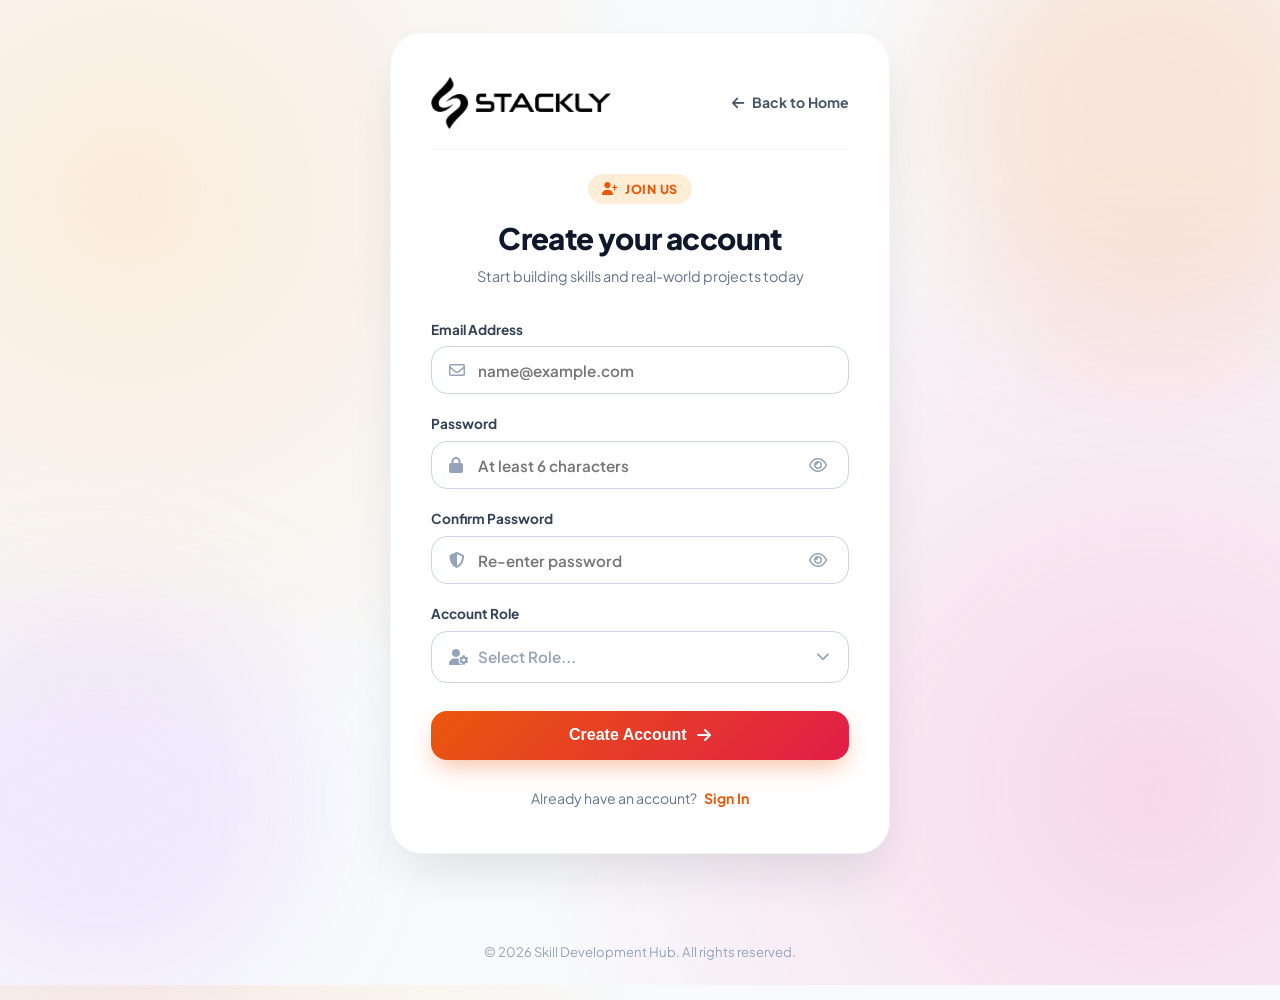
<file: html/signup.html>
<!DOCTYPE html>
<html lang="en">
<head>
  <meta charset="UTF-8">
  <meta name="viewport" content="width=device-width, initial-scale=1.0">
  <title>Sign Up - Skill Development Hub</title>
  <meta name="description" content="Create an account on Skill Development Hub to master tech skills, build practical projects, and work with mentors.">
  <link rel="stylesheet" href="../global.css">
  <link rel="stylesheet" href="../css/signup.css">
  <!-- FontAwesome CDN for modern clean icons -->
  <link rel="stylesheet" href="https://cdnjs.cloudflare.com/ajax/libs/font-awesome/6.4.0/css/all.min.css">
  <!-- GSAP CDN -->
  <script src="https://cdnjs.cloudflare.com/ajax/libs/gsap/3.12.2/gsap.min.js"></script>
</head>
<body class="auth-page">
  <!-- Background Glow Decorations -->
  <div class="auth-glow-orb auth-glow-1"></div>
  <div class="auth-glow-orb auth-glow-2"></div>

  <!-- Main Signup Card Section -->
  <main class="auth-main">
    <div class="auth-card signup-card" id="signupCard">
      <!-- Card Top Header Row -->
      <div class="auth-card-top-bar">
        <a href="../index.html" class="logo-brand">
          <img src="../assets/logo_trimmed.webp" alt="Skill Development Hub Logo" class="auth-card-logo">
        </a>
        <a href="../index.html" class="auth-back-link">
          <i class="fa-solid fa-arrow-left"></i> Back to Home
        </a>
      </div>

      <div class="auth-header">
        <span class="auth-badge"><i class="fa-solid fa-user-plus"></i> Join Us</span>
        <h1 class="auth-title">Create your account</h1>
        <p class="auth-subtitle">Start building skills and real-world projects today</p>
      </div>

      <!-- Signup Form -->
      <form class="auth-form" id="signupForm" novalidate>
        <!-- Email Input -->
        <div class="form-group" id="emailGroup">
          <label class="form-label" for="emailInput">Email Address</label>
          <div class="input-wrapper">
            <i class="fa-regular fa-envelope input-icon"></i>
            <input 
              type="email" 
              id="emailInput" 
              class="form-input" 
              placeholder="name@example.com"
              autocomplete="off"
              required
            >
          </div>
          <span class="input-error-msg" id="emailError">Valid email address is required</span>
        </div>

        <!-- Password Input -->
        <div class="form-group" id="passwordGroup">
          <label class="form-label" for="passwordInput">Password</label>
          <div class="input-wrapper">
            <i class="fa-solid fa-lock input-icon"></i>
            <input 
              type="password" 
              id="passwordInput" 
              class="form-input" 
              placeholder="At least 6 characters"
              autocomplete="off"
              required
            >
            <button type="button" class="password-toggle-btn" id="passwordToggleBtn" aria-label="Toggle password visibility">
              <i class="fa-regular fa-eye" id="passwordToggleIcon"></i>
            </button>
          </div>
          <span class="input-error-msg" id="passwordError">Password must be at least 6 characters</span>
        </div>

        <!-- Confirm Password Input -->
        <div class="form-group" id="confirmPasswordGroup">
          <label class="form-label" for="confirmPasswordInput">Confirm Password</label>
          <div class="input-wrapper">
            <i class="fa-solid fa-shield-halved input-icon"></i>
            <input 
              type="password" 
              id="confirmPasswordInput" 
              class="form-input" 
              placeholder="Re-enter password"
              autocomplete="off"
              required
            >
            <button type="button" class="password-toggle-btn" id="confirmPasswordToggleBtn" aria-label="Toggle confirm password visibility">
              <i class="fa-regular fa-eye" id="confirmPasswordToggleIcon"></i>
            </button>
          </div>
          <span class="input-error-msg" id="confirmPasswordError">Passwords do not match</span>
        </div>

        <!-- Custom Role Dropdown (DIV/SPAN based - NO SELECT) -->
        <div class="form-group" id="roleGroup">
          <label class="form-label">Account Role</label>
          <div class="custom-dropdown-container" id="customRoleDropdown">
            <div 
              class="custom-dropdown-trigger" 
              id="dropdownTrigger" 
              tabindex="0"
              role="combobox"
              aria-expanded="false"
              aria-haspopup="listbox"
              aria-label="Select Account Role"
            >
              <i class="fa-solid fa-user-gear input-icon"></i>
              <span class="dropdown-selected-text placeholder" id="selectedRoleText">Select Role...</span>
              <i class="fa-solid fa-chevron-down dropdown-chevron"></i>
            </div>

            <div class="custom-dropdown-menu" id="dropdownMenu" role="listbox">
              <div class="dropdown-option" data-value="User" role="option" tabindex="0">
                <i class="fa-solid fa-user-graduate"></i>
                <span>User (Learner)</span>
              </div>
              <div class="dropdown-option" data-value="Admin" role="option" tabindex="0">
                <i class="fa-solid fa-user-shield"></i>
                <span>Admin (Manager)</span>
              </div>
            </div>
          </div>
          <input type="hidden" id="roleHiddenInput" name="role" value="">
          <span class="input-error-msg" id="roleError">Please select an account role</span>
        </div>

        <!-- Submit Button -->
        <button type="submit" class="auth-submit-btn" id="signupSubmitBtn">
          <span>Create Account</span>
          <i class="fa-solid fa-arrow-right"></i>
        </button>
      </form>

      <!-- Footer Link -->
      <div class="auth-card-footer">
        Already have an account?
        <a href="login.html" class="auth-switch-link">Sign In</a>
      </div>
    </div>
  </main>

  <!-- Footer -->
  <footer class="auth-simple-footer">
    <div class="container">
      &copy; 2026 Skill Development Hub. All rights reserved.
    </div>
  </footer>

  <!-- Interactivity & Validation Script -->
  <script>
    document.addEventListener('DOMContentLoaded', () => {
      // GSAP Entrance Animation
      if (window.gsap) {
        gsap.from('#signupCard', {
          duration: 0.8,
          y: 40,
          opacity: 0,
          ease: 'power3.out'
        });
      }

      // Form Elements
      const signupForm = document.getElementById('signupForm');
      const emailInput = document.getElementById('emailInput');
      const passwordInput = document.getElementById('passwordInput');
      const confirmPasswordInput = document.getElementById('confirmPasswordInput');

      const passwordToggleBtn = document.getElementById('passwordToggleBtn');
      const passwordToggleIcon = document.getElementById('passwordToggleIcon');
      const confirmPasswordToggleBtn = document.getElementById('confirmPasswordToggleBtn');
      const confirmPasswordToggleIcon = document.getElementById('confirmPasswordToggleIcon');

      const customRoleDropdown = document.getElementById('customRoleDropdown');
      const dropdownTrigger = document.getElementById('dropdownTrigger');
      const dropdownMenu = document.getElementById('dropdownMenu');
      const selectedRoleText = document.getElementById('selectedRoleText');
      const roleHiddenInput = document.getElementById('roleHiddenInput');
      const dropdownOptions = document.querySelectorAll('.dropdown-option');

      const emailGroup = document.getElementById('emailGroup');
      const passwordGroup = document.getElementById('passwordGroup');
      const confirmPasswordGroup = document.getElementById('confirmPasswordGroup');
      const roleGroup = document.getElementById('roleGroup');

      // Password Eye Reveal Toggles
      passwordToggleBtn.addEventListener('click', () => {
        const isPassword = passwordInput.type === 'password';
        passwordInput.type = isPassword ? 'text' : 'password';
        passwordToggleIcon.className = isPassword ? 'fa-regular fa-eye-slash' : 'fa-regular fa-eye';
      });

      confirmPasswordToggleBtn.addEventListener('click', () => {
        const isPassword = confirmPasswordInput.type === 'password';
        confirmPasswordInput.type = isPassword ? 'text' : 'password';
        confirmPasswordToggleIcon.className = isPassword ? 'fa-regular fa-eye-slash' : 'fa-regular fa-eye';
      });

      // Custom Dropdown Open/Close Logic
      function openDropdown() {
        customRoleDropdown.classList.add('open');
        dropdownTrigger.setAttribute('aria-expanded', 'true');
        if (window.gsap) {
          gsap.to(dropdownMenu, { duration: 0.25, display: 'flex', opacity: 1, y: 0, ease: 'power2.out' });
        } else {
          dropdownMenu.style.display = 'flex';
          dropdownMenu.style.opacity = '1';
        }
      }

      function closeDropdown() {
        customRoleDropdown.classList.remove('open');
        dropdownTrigger.setAttribute('aria-expanded', 'false');
        if (window.gsap) {
          gsap.to(dropdownMenu, { 
            duration: 0.2, 
            opacity: 0, 
            y: -8, 
            ease: 'power2.in',
            onComplete: () => { dropdownMenu.style.display = 'none'; }
          });
        } else {
          dropdownMenu.style.display = 'none';
        }
      }

      dropdownTrigger.addEventListener('click', (e) => {
        e.stopPropagation();
        const isOpen = customRoleDropdown.classList.contains('open');
        isOpen ? closeDropdown() : openDropdown();
      });

      dropdownTrigger.addEventListener('keydown', (e) => {
        if (e.key === 'Enter' || e.key === ' ' || e.key === 'ArrowDown') {
          e.preventDefault();
          openDropdown();
          if (dropdownOptions.length > 0) dropdownOptions[0].focus();
        }
      });

      // Option Selection
      dropdownOptions.forEach(option => {
        const selectOption = () => {
          const val = option.getAttribute('data-value');
          const labelText = option.querySelector('span').textContent;

          roleHiddenInput.value = val;
          selectedRoleText.textContent = labelText;
          selectedRoleText.classList.remove('placeholder');

          dropdownOptions.forEach(opt => opt.classList.remove('selected'));
          option.classList.add('selected');

          roleGroup.classList.remove('has-error');
          closeDropdown();
          dropdownTrigger.focus();
        };

        option.addEventListener('click', (e) => {
          e.stopPropagation();
          selectOption();
        });

        option.addEventListener('keydown', (e) => {
          if (e.key === 'Enter' || e.key === ' ') {
            e.preventDefault();
            selectOption();
          } else if (e.key === 'ArrowDown') {
            e.preventDefault();
            const next = option.nextElementSibling;
            if (next) next.focus();
          } else if (e.key === 'ArrowUp') {
            e.preventDefault();
            const prev = option.previousElementSibling;
            if (prev) prev.focus();
          }
        });
      });

      // Close dropdown on outside click or Escape
      document.addEventListener('click', (e) => {
        if (!customRoleDropdown.contains(e.target)) {
          closeDropdown();
        }
      });

      document.addEventListener('keydown', (e) => {
        if (e.key === 'Escape' && customRoleDropdown.classList.contains('open')) {
          closeDropdown();
          dropdownTrigger.focus();
        }
      });

      // Email Format Check
      function isValidEmail(email) {
        return /^[^\s@]+@[^\s@]+\.[^\s@]+$/.test(email);
      }

      // Input Reset Error on typing
      emailInput.addEventListener('input', () => emailGroup.classList.remove('has-error'));
      passwordInput.addEventListener('input', () => passwordGroup.classList.remove('has-error'));
      confirmPasswordInput.addEventListener('input', () => confirmPasswordGroup.classList.remove('has-error'));

      // Form Submit & Validation
      signupForm.addEventListener('submit', (e) => {
        e.preventDefault();

        let isValid = true;
        const emailVal = emailInput.value.trim();
        const passwordVal = passwordInput.value.trim();
        const confirmPasswordVal = confirmPasswordInput.value.trim();
        const roleVal = roleHiddenInput.value;

        // Email validation
        if (!emailVal || !isValidEmail(emailVal)) {
          emailGroup.classList.add('has-error');
          isValid = false;
        } else {
          emailGroup.classList.remove('has-error');
        }

        // Password validation (minimum 6 chars)
        if (!passwordVal || passwordVal.length < 6) {
          passwordGroup.classList.add('has-error');
          isValid = false;
        } else {
          passwordGroup.classList.remove('has-error');
        }

        // Confirm Password validation
        if (!confirmPasswordVal || confirmPasswordVal !== passwordVal) {
          confirmPasswordGroup.classList.add('has-error');
          isValid = false;
        } else {
          confirmPasswordGroup.classList.remove('has-error');
        }

        // Role validation
        if (!roleVal) {
          roleGroup.classList.add('has-error');
          isValid = false;
        } else {
          roleGroup.classList.remove('has-error');
        }

        if (!isValid) {
          return;
        }

        window.location.href = 'login.html';
      });
    });
  </script>
</body>
</html>
</file>
<file: global.css>
/* Global CSS - Utility & Reusable Design System Tokens */
@import url('https://fonts.googleapis.com/css2?family=Plus+Jakarta+Sans:wght@400;500;600;700;800&display=swap');

:root {
  /* Color Palette */
  --bg-main: #f8fafc;
  --bg-gradient: radial-gradient(circle at 10% 20%, rgba(224, 231, 255, 0.6) 0%, rgba(243, 232, 255, 0.5) 40%, rgba(253, 242, 248, 0.6) 80%);
  --text-dark: #0f172a;
  --text-muted: #64748b;
  --primary-coral: #ff6b6b;
  --primary-gradient: linear-gradient(135deg, #ff8a00, #e52e71);
  --accent-pink: #f472b6;
  --accent-purple: #c084fc;
  --accent-blue: #60a5fa;
  --accent-amber: #fbbf24;

  /* Card & Glassmorphic variables */
  --glass-bg: rgba(255, 255, 255, 0.65);
  --glass-border: rgba(255, 255, 255, 0.8);
  --glass-shadow: 0 20px 40px -15px rgba(0, 0, 0, 0.07);

  /* Typography */
  --font-family: 'Plus Jakarta Sans', -apple-system, BlinkMacSystemFont, sans-serif;
}

/* Reset & Box Sizing */
*, *::before, *::after {
  box-sizing: border-box;
  margin: 0;
  padding: 0;
}

html, body {
  overflow-x: hidden;
  max-width: 100vw;
}

body {
  font-family: var(--font-family);
  background-color: #f6f8fd;
  color: var(--text-dark);
  line-height: 1.5;
  min-height: 100vh;
}

/* Global Container */
.container {
  width: 100%;
  max-width: 1240px;
  margin: 0 auto;
  padding: 0 1.5rem;
}

/* Buttons */
.btn {
  display: inline-flex;
  align-items: center;
  justify-content: center;
  padding: 0.75rem 1.75rem;
  border-radius: 9999px;
  font-weight: 600;
  font-size: 0.95rem;
  text-decoration: none;
  transition: all 0.3s cubic-bezier(0.4, 0, 0.2, 1);
  cursor: pointer;
  border: none;
  outline: none;
}

.btn-primary {
  background: #ffffff;
  color: #ea580c;
  box-shadow: 0 10px 25px -5px rgba(234, 88, 12, 0.25), 0 4px 6px -2px rgba(0, 0, 0, 0.05);
  border: 1px solid rgba(251, 146, 60, 0.2);
}

.btn-primary:hover {
  transform: translateY(-2px);
  box-shadow: 0 15px 30px -5px rgba(234, 88, 12, 0.35);
  background: #fffdfc;
}

.btn-outline {
  background: #ffffff;
  color: #ea580c;
  border: 1px solid #fed7aa;
  box-shadow: 0 4px 12px rgba(0, 0, 0, 0.03);
}

.btn-outline:hover {
  border-color: #f97316;
  color: #c2410c;
  transform: translateY(-2px);
}

/* Common Typography & Badge Utility */
.section-title {
  font-size: 2.25rem;
  font-weight: 800;
  letter-spacing: -0.02em;
  color: var(--text-dark);
}

/* Glassmorphic Panel Utility */
.glass-panel {
  background: var(--glass-bg);
  backdrop-filter: blur(16px);
  -webkit-backdrop-filter: blur(16px);
  border: 1px solid var(--glass-border);
  border-radius: 1.5rem;
  box-shadow: var(--glass-shadow);
}

/* Scroll Reveal Animations System (Slow-motion Smooth Motion) */
.reveal-up,
.reveal-top,
.reveal-bottom,
.reveal-left,
.reveal-right {
  opacity: 0;
  transition: opacity 1.35s cubic-bezier(0.22, 1, 0.36, 1), transform 1.35s cubic-bezier(0.22, 1, 0.36, 1);
  will-change: opacity, transform;
}

.reveal-up { transform: translateY(50px); }
.reveal-top { transform: translateY(-50px); }
.reveal-bottom { transform: translateY(50px); }
.reveal-left { transform: translateX(-65px); }
.reveal-right { transform: translateX(65px); }

.reveal-up.is-revealed,
.reveal-top.is-revealed,
.reveal-bottom.is-revealed,
.reveal-left.is-revealed,
.reveal-right.is-revealed {
  opacity: 1;
  transform: translate(0, 0);
}

@media (max-width: 768px) {
  .reveal-up,
  .reveal-top,
  .reveal-bottom,
  .reveal-left,
  .reveal-right {
    transition: opacity 1.1s cubic-bezier(0.22, 1, 0.36, 1), transform 1.1s cubic-bezier(0.22, 1, 0.36, 1);
  }
  .reveal-left { transform: translateX(-35px); }
  .reveal-right { transform: translateX(35px); }
  .reveal-top { transform: translateY(-30px); }
  .reveal-bottom, .reveal-up { transform: translateY(30px); }
}

/* Flex Utilities */
.flex-center {
  display: flex;
  align-items: center;
  justify-content: center;
}

.flex-between {
  display: flex;
  align-items: center;
  justify-content: space-between;
}

/* ==========================================================================
   SHARED UNIFIED HEADER NAVBAR (Identical across Home, About, Services, Blog, Contact)
   ========================================================================== */

.navbar {
  padding: 1.5rem 0;
  position: relative;
  top: 0;
  left: 0;
  right: 0;
  z-index: 100;
  transition: all 0.3s cubic-bezier(0.4, 0, 0.2, 1);
}

.navbar.scrolled {
  position: fixed;
  padding: 1rem 0;
  background: rgba(255, 255, 255, 0.92);
  backdrop-filter: blur(16px) saturate(180%);
  -webkit-backdrop-filter: blur(16px) saturate(180%);
  box-shadow: 0 10px 30px rgba(15, 23, 42, 0.08);
  border-bottom: 1px solid rgba(226, 232, 240, 0.8);
  animation: navbarSlideDown 0.35s ease;
}

@keyframes navbarSlideDown {
  from { transform: translateY(-100%); }
  to { transform: translateY(0); }
}

.navbar .container {
  display: flex;
  align-items: center;
  justify-content: space-between;
}

.logo-brand {
  display: flex;
  align-items: center;
  text-decoration: none;
}

.brand-logo-img,
img[src*="logo_trimmed"] { 
  height: 52px;
  width: auto;
  max-width: 220px;
  object-fit: contain;
  filter: brightness(0) saturate(100%); 
}

.sidebar .brand-logo-img,
.sidebar img[src*="logo_trimmed"] {
  filter: brightness(0) invert(1) !important;
}

.logo-text {
  font-size: 1.15rem;
  font-weight: 800;
  color: #0f172a;
  line-height: 1.1;
  letter-spacing: -0.02em;
}

.nav-right-group {
  display: flex;
  align-items: center;
  gap: 1rem;
}

.nav-menu {
  display: flex;
  align-items: center;
  gap: 2rem;
  list-style: none;
}

.nav-link {
  text-decoration: none;
  color: #475569;
  font-weight: 600;
  font-size: 0.95rem;
  position: relative;
  transition: color 0.2s ease;
}

.nav-link:hover,
.nav-link.active {
  color: #ea580c;
  font-weight: 700;
}

.nav-link.active::after {
  content: '';
  position: absolute;
  bottom: -6px;
  left: 0;
  right: 0;
  height: 3.5px;
  background: linear-gradient(90deg, #ff8a00, #e52e71);
  border-radius: 9999px;
}

.login-header-btn {
  border-radius: 12px;
  padding: 0.6rem 1.4rem;
  font-weight: 700;
}

.mobile-only-btn,
.mobile-close-btn,
.mobile-menu-header {
  display: none;
}

.mobile-toggle {
  display: none;
  background: transparent;
  border: 1px solid #e2e8f0;
  border-radius: 10px;
  width: 42px;
  height: 42px;
  font-size: 1.25rem;
  cursor: pointer;
  color: var(--text-dark);
  align-items: center;
  justify-content: center;
  transition: background-color 0.2s ease;
}

.mobile-toggle:hover {
  background-color: #f1f5f9;
}

@media (max-width: 860px) {
  .login-header-btn {
    display: none !important;
  }
  .navbar {
    position: fixed !important;
    top: 0;
    left: 0;
    right: 0;
    padding: 1rem 0;
    background: rgba(255, 255, 255, 0.92);
    backdrop-filter: blur(16px);
    -webkit-backdrop-filter: blur(16px);
    box-shadow: 0 4px 20px rgba(0, 0, 0, 0.05);
    border-bottom: 1px solid rgba(226, 232, 240, 0.8);
  }

  .mobile-toggle {
    display: flex;
  }

  .mobile-menu-header {
    display: flex !important;
    position: absolute;
    top: 1.5rem;
    left: 1.5rem;
    right: 1.5rem;
    align-items: center;
    justify-content: space-between;
    width: calc(100% - 3rem);
  }

  .mobile-close-btn {
    display: flex;
    align-items: center;
    justify-content: center;
    background: #f1f5f9;
    border: none;
    width: 44px;
    height: 44px;
    border-radius: 50%;
    font-size: 1.35rem;
    color: #0f172a;
    cursor: pointer;
    transition: background 0.2s;
  }

  .mobile-close-btn:hover {
    background: #e2e8f0;
  }

  .nav-menu {
    display: flex;
    position: fixed;
    top: 0;
    left: 0;
    width: 100vw;
    height: 100vh;
    background: rgba(255, 255, 255, 0.98);
    backdrop-filter: blur(20px);
    -webkit-backdrop-filter: blur(20px);
    padding: 3rem 2rem;
    flex-direction: column;
    align-items: center;
    justify-content: center;
    gap: 2rem;
    z-index: 9999;
    opacity: 0;
    pointer-events: none;
    transition: opacity 0.3s ease;
  }

  .nav-menu.open {
    opacity: 1;
    pointer-events: auto;
  }

  .nav-link {
    font-size: 1.5rem;
    font-weight: 700;
    color: #0f172a;
    text-align: center;
  }

  .mobile-only-btn {
    display: block;
    width: 200px;
    margin-top: 1rem;
  }

  .mobile-only-btn .btn {
    width: 100%;
    font-size: 1.1rem;
    padding: 0.85rem 1.75rem;
  }
}


/* --- Global Footer Component (Exact match to reference image) --- */
.site-footer {
  background-color: #121212 !important;
  color: #a1a1aa !important;
  padding: 5rem 0 3rem 0 !important;
  font-family: var(--font-family) !important;
  border-top: 1px solid #1e1e1e !important;
  position: relative;
  z-index: 10;
  width: 100%;
}

.site-footer .container {
  width: 100%;
  max-width: 1240px;
  margin: 0 auto;
  padding: 0 1.5rem;
}

.site-footer .footer-grid {
  display: grid !important;
  grid-template-columns: 2fr 1fr 1fr 1fr !important;
  gap: 3.5rem !important;
  margin-bottom: 3.5rem !important;
  text-align: left !important;
  align-items: start !important;
}

.site-footer .footer-col-brand {
  display: flex;
  flex-direction: column;
  align-items: flex-start;
}

.site-footer .footer-brand-logo img {
  height: 36px !important;
  width: auto !important;
  margin-bottom: 1.25rem !important;
  display: block !important;
  filter: brightness(0) invert(1) !important; /* Ensure crisp white logo on dark bg */
}

.site-footer .footer-brand-desc {
  font-size: 0.92rem !important;
  line-height: 1.6 !important;
  color: #94a3b8 !important;
  max-width: 340px !important;
  margin-bottom: 1.5rem !important;
  text-align: left !important;
}

.site-footer .footer-social-icons {
  display: flex !important;
  flex-direction: row !important;
  align-items: center !important;
  gap: 1.25rem !important;
}

.site-footer .footer-social-icons a {
  color: #94a3b8 !important;
  font-size: 1.15rem !important;
  text-decoration: none !important;
  transition: color 0.25s ease, transform 0.25s ease !important;
  display: inline-flex !important;
}

.site-footer .footer-social-icons a:hover {
  color: #ffffff !important;
  transform: translateY(-2px) !important;
}

.site-footer .footer-col {
  display: flex;
  flex-direction: column;
  align-items: flex-start;
}

.site-footer .footer-col-title {
  color: #ffffff !important;
  font-size: 1.05rem !important;
  font-weight: 700 !important;
  margin-bottom: 1.5rem !important;
  letter-spacing: -0.01em !important;
  text-align: left !important;
}

.site-footer .footer-links {
  list-style: none !important;
  padding: 0 !important;
  margin: 0 !important;
  display: flex !important;
  flex-direction: column !important;
  gap: 0.85rem !important;
  align-items: flex-start !important;
}

.site-footer .footer-links li {
  margin: 0 !important;
  padding: 0 !important;
  display: block !important;
}

.site-footer .footer-links a {
  color: #94a3b8 !important;
  text-decoration: none !important;
  font-size: 0.92rem !important;
  transition: color 0.2s ease !important;
  display: inline-block !important;
  text-align: left !important;
}

.site-footer .footer-links a:hover {
  color: #ffffff !important;
}

.site-footer .footer-divider {
  width: 100% !important;
  height: 1px !important;
  background-color: #262626 !important;
  margin-bottom: 2rem !important;
}

.site-footer .footer-bottom-text {
  text-align: center !important;
  color: #71717a !important;
  font-size: 0.88rem !important;
  width: 100% !important;
}

@media (max-width: 1024px) {
  .site-footer .footer-grid {
    grid-template-columns: 1fr 1fr !important;
    gap: 2.5rem !important;
  }
}

@media (max-width: 640px) {
  .site-footer .footer-grid {
    grid-template-columns: 1fr !important;
    gap: 2rem !important;
  }
  .site-footer {
    padding: 3.5rem 0 2rem 0 !important;
  }
}

@media (max-width: 320px) {
  .container {
    padding-left: 0.75rem !important;
    padding-right: 0.75rem !important;
  }
  .btn {
    padding: 0.65rem 1.15rem;
    font-size: 0.82rem;
  }
  .section-title {
    font-size: 1.65rem;
  }
  .site-footer {
    padding: 2.5rem 0 1.5rem 0 !important;
  }
}
</file>
<file: css/blog.css>
/* Page Specific Styles: Blog Page */
@import url('../global.css');

/* Background Glow */
.page-wrapper {
  position: relative;
  background: radial-gradient(circle at 80% 10%, rgba(244, 114, 182, 0.12) 0%, transparent 40%),
              radial-gradient(circle at 10% 50%, rgba(192, 132, 252, 0.12) 0%, transparent 45%),
              #f8fafc;
  min-height: 100vh;
  padding-bottom: 0;
  overflow-x: hidden;
}

/* Header Navbar for secondary pages */
.navbar {
  padding: 1.5rem 0;
  position: relative;
  top: 0;
  left: 0;
  right: 0;
  z-index: 100;
  transition: all 0.3s cubic-bezier(0.4, 0, 0.2, 1);
}

.navbar.scrolled {
  position: fixed;
  padding: 1rem 0;
  background: rgba(255, 255, 255, 0.9);
  backdrop-filter: blur(16px) saturate(180%);
  -webkit-backdrop-filter: blur(16px) saturate(180%);
  box-shadow: 0 10px 30px rgba(15, 23, 42, 0.08);
  border-bottom: 1px solid rgba(226, 232, 240, 0.8);
}

.navbar .container {
  display: flex;
  align-items: center;
  justify-content: space-between;
}

.logo-brand {
  display: flex;
  align-items: center;
  text-decoration: none;
}

.brand-logo-img,
img[src*="logo_trimmed"] { 
  height: 50px;
  width: auto;
  max-width: 200px;
  object-fit: contain;
  filter: brightness(0) saturate(100%) !important; 
}

.nav-right-group {
  display: flex;
  align-items: center;
  gap: 1rem;
}

.nav-menu {
  display: flex;
  align-items: center;
  gap: 2rem;
  list-style: none;
}

.nav-link {
  text-decoration: none;
  color: #475569;
  font-weight: 600;
  font-size: 0.95rem;
  transition: color 0.2s ease;
}

.nav-link:hover,
.nav-link.active {
  color: #0f172a;
  font-weight: 700;
}

.login-header-btn {
  border-radius: 12px;
  padding: 0.6rem 1.4rem;
  font-weight: 700;
}

.mobile-only-btn,
.mobile-close-btn,
.mobile-menu-header {
  display: none;
}

.mobile-toggle {
  display: none;
  background: transparent;
  border: 1px solid #e2e8f0;
  border-radius: 10px;
  width: 42px;
  height: 42px;
  font-size: 1.25rem;
  cursor: pointer;
  color: var(--text-dark);
  align-items: center;
  justify-content: center;
}

/* Common Section Layout */
.blog-section {
  padding: 4.5rem 0;
}

.blog-section-header {
  margin-bottom: 2.5rem;
}

.section-tag {
  display: inline-block;
  padding: 0.35rem 0.9rem;
  background: rgba(234, 88, 12, 0.1);
  color: #ea580c;
  font-weight: 700;
  font-size: 0.85rem;
  border-radius: 9999px;
  margin-bottom: 0.75rem;
  text-transform: uppercase;
  letter-spacing: 0.05em;
}

.section-title {
  font-size: 2.5rem;
  font-weight: 800;
  color: #0f172a;
  letter-spacing: -0.02em;
}

/* SECTION 1: BLOG HERO */
.blog-hero {
  padding-top: 3rem;
  padding-bottom: 3.5rem;
  text-align: center;
}

.blog-hero-content {
  max-width: 800px;
  margin: 0 auto;
}

.blog-hero-title {
  font-size: clamp(2.75rem, 5vw, 4rem);
  font-weight: 800;
  color: #0f172a;
  line-height: 1.1;
  margin-bottom: 1.25rem;
  letter-spacing: -0.03em;
}

.blog-hero-desc {
  font-size: 1.15rem;
  color: #64748b;
  line-height: 1.6;
}

/* SECTION 2: FEATURED ARTICLE */
.featured-card {
  display: grid;
  grid-template-columns: 1.1fr 0.9fr;
  gap: 2.5rem;
  background: #ffffff;
  border-radius: 1.75rem;
  overflow: hidden;
  box-shadow: 0 20px 40px rgba(15, 23, 42, 0.06);
  border: 1px solid #f1f5f9;
}

.featured-img-box {
  position: relative;
  height: 100%;
  min-height: 340px;
}

.featured-img-box img {
  width: 100%;
  height: 100%;
  object-fit: cover;
}

.featured-badge {
  position: absolute;
  top: 1.5rem;
  left: 1.5rem;
  background: linear-gradient(135deg, #f97316, #ec4899);
  color: #ffffff;
  font-weight: 800;
  font-size: 0.8rem;
  padding: 0.4rem 1rem;
  border-radius: 9999px;
  box-shadow: 0 6px 16px rgba(236, 72, 153, 0.3);
}

.featured-info {
  padding: 3rem 3rem 3rem 0;
  display: flex;
  flex-direction: column;
  justify-content: center;
  gap: 1.25rem;
}

.meta-row {
  display: flex;
  align-items: center;
  gap: 1rem;
  font-size: 0.88rem;
  color: #64748b;
  font-weight: 600;
}

.meta-tag {
  color: #ea580c;
  font-weight: 700;
}

.featured-title {
  font-size: 2rem;
  font-weight: 800;
  color: #0f172a;
  line-height: 1.25;
}

.featured-title a {
  color: inherit;
  text-decoration: none;
  transition: color 0.2s;
}

.featured-title a:hover {
  color: #ea580c;
}

.featured-excerpt {
  color: #475569;
  line-height: 1.65;
  font-size: 1rem;
}

.author-box {
  display: flex;
  align-items: center;
  gap: 0.85rem;
  margin-top: 0.5rem;
}

.author-avatar {
  width: 44px;
  height: 44px;
  border-radius: 50%;
  object-fit: cover;
}

.author-name {
  font-weight: 700;
  font-size: 0.95rem;
  color: #0f172a;
}

.author-role {
  font-size: 0.8rem;
  color: #64748b;
}

/* SECTION 3: CATEGORIES BAR */
.categories-pills {
  display: flex;
  align-items: center;
  justify-content: center;
  gap: 0.85rem;
  flex-wrap: wrap;
}

.category-pill {
  padding: 0.65rem 1.4rem;
  border-radius: 9999px;
  background: #ffffff;
  color: #475569;
  font-weight: 700;
  font-size: 0.9rem;
  text-decoration: none;
  border: 1px solid #e2e8f0;
  transition: all 0.2s ease;
}

.category-pill:hover,
.category-pill.active {
  background: #0f172a;
  color: #ffffff;
  border-color: #0f172a;
}

/* SECTION 4 & 5: ARTICLES GRID */
.articles-grid {
  display: grid;
  grid-template-columns: repeat(3, 1fr);
  gap: 2rem;
}

.article-card {
  background: #ffffff;
  border-radius: 1.5rem;
  overflow: hidden;
  box-shadow: 0 10px 30px rgba(15, 23, 42, 0.04);
  border: 1px solid #f1f5f9;
  display: flex;
  flex-direction: column;
  transition: transform 0.3s ease, box-shadow 0.3s ease;
}

.article-card:hover {
  transform: translateY(-6px);
  box-shadow: 0 20px 40px rgba(15, 23, 42, 0.08);
}

.article-img {
  width: 100%;
  height: 200px;
  object-fit: cover;
}

.article-content {
  padding: 1.75rem;
  display: flex;
  flex-direction: column;
  flex-grow: 1;
  gap: 0.85rem;
}

.article-title {
  font-size: 1.25rem;
  font-weight: 800;
  color: #0f172a;
  line-height: 1.35;
}

.article-title a {
  color: inherit;
  text-decoration: none;
  transition: color 0.2s;
}

.article-title a:hover {
  color: #ea580c;
}

.article-desc {
  font-size: 0.92rem;
  color: #64748b;
  line-height: 1.6;
  flex-grow: 1;
}

.read-more-link {
  font-weight: 700;
  font-size: 0.9rem;
  color: #ea580c;
  text-decoration: none;
  display: inline-flex;
  align-items: center;
  gap: 0.4rem;
  margin-top: 0.5rem;
}

.read-more-link:hover {
  gap: 0.75rem;
}

/* SECTION 6: LEARNING RESOURCES */
.resources-grid {
  display: grid;
  grid-template-columns: repeat(3, 1fr);
  gap: 2rem;
}

.resource-card {
  padding: 2rem;
  background: rgba(255, 255, 255, 0.7);
  backdrop-filter: blur(16px);
  border-radius: 1.5rem;
  border: 1px solid rgba(255, 255, 255, 0.9);
  box-shadow: 0 15px 35px rgba(0, 0, 0, 0.04);
  display: flex;
  flex-direction: column;
  gap: 1rem;
}

.resource-icon {
  width: 52px;
  height: 52px;
  border-radius: 14px;
  background: linear-gradient(135deg, #ff8a00, #e52e71);
  color: #ffffff;
  display: flex;
  align-items: center;
  justify-content: center;
  font-size: 1.35rem;
}

.resource-card h3 {
  font-size: 1.3rem;
  font-weight: 800;
  color: #0f172a;
}

.resource-card p {
  font-size: 0.95rem;
  color: #64748b;
  line-height: 1.6;
}

/* SECTION 7: NEWSLETTER */
.newsletter-box {
  background: linear-gradient(135deg, #0f172a 0%, #1e293b 100%);
  border-radius: 2rem;
  padding: 4rem 3rem;
  color: #ffffff;
  text-align: center;
  position: relative;
  overflow: hidden;
  box-shadow: 0 25px 50px rgba(15, 23, 42, 0.2);
}

.newsletter-content {
  max-width: 600px;
  margin: 0 auto;
  position: relative;
  z-index: 2;
}

.newsletter-title {
  font-size: 2.25rem;
  font-weight: 800;
  margin-bottom: 1rem;
}

.newsletter-desc {
  color: #94a3b8;
  font-size: 1.05rem;
  margin-bottom: 2rem;
}

.newsletter-form {
  display: flex;
  gap: 0.75rem;
  max-width: 480px;
  margin: 0 auto;
}

.newsletter-input {
  flex-grow: 1;
  padding: 0.85rem 1.5rem;
  border-radius: 9999px;
  border: 1px solid rgba(255, 255, 255, 0.2);
  background: rgba(255, 255, 255, 0.08);
  color: #ffffff;
  font-size: 0.95rem;
  outline: none;
}

.newsletter-input::placeholder {
  color: #94a3b8;
}

.newsletter-form-wrapper {
  display: flex;
  flex-direction: column;
  align-items: center;
  gap: 0.5rem;
}

.newsletter-error-msg {
  display: none;
  font-size: 0.85rem;
  font-weight: 700;
  color: #f87171;
  background: rgba(239, 68, 68, 0.15);
  border: 1px solid rgba(239, 68, 68, 0.3);
  padding: 0.4rem 1rem;
  border-radius: 9999px;
  margin-top: 0.25rem;
}

.newsletter-error-msg.visible {
  display: inline-flex;
  align-items: center;
  gap: 0.4rem;
}

/* SECTION 8: CTA SECTION */
.cta-banner {
  background: linear-gradient(135deg, #ea580c, #ec4899);
  border-radius: 2rem;
  padding: 4rem 3rem;
  color: #ffffff;
  text-align: center;
  box-shadow: 0 20px 40px rgba(234, 88, 12, 0.25);
}

.cta-title {
  font-size: 2.5rem;
  font-weight: 800;
  margin-bottom: 1rem;
}

.cta-desc {
  font-size: 1.1rem;
  max-width: 600px;
  margin: 0 auto 2rem;
  opacity: 0.95;
}

/* RESPONSIVE BREAKPOINTS */
@media (max-width: 1024px) {
  .featured-card {
    grid-template-columns: 1fr;
  }
  .featured-info {
    padding: 2rem;
  }
  .articles-grid,
  .resources-grid {
    grid-template-columns: repeat(2, 1fr);
  }
}

@media (max-width: 860px) {
  .blog-hero {
    padding-top: 8.75rem;
    padding-bottom: 2.5rem;
  }
  .login-header-btn {
    display: none !important;
  }
  .mobile-toggle {
    display: flex;
  }
  .mobile-menu-header {
    display: flex !important;
    position: absolute;
    top: 1.5rem;
    left: 1.5rem;
    right: 1.5rem;
    align-items: center;
    justify-content: space-between;
    width: calc(100% - 3rem);
  }
  .mobile-close-btn {
    display: flex;
    align-items: center;
    justify-content: center;
    background: #f1f5f9;
    border: none;
    width: 44px;
    height: 44px;
    border-radius: 50%;
    font-size: 1.35rem;
    color: #0f172a;
    cursor: pointer;
  }
  .nav-menu {
    display: flex;
    position: fixed;
    top: 0;
    left: 0;
    width: 100vw;
    height: 100vh;
    background: rgba(255, 255, 255, 0.98);
    backdrop-filter: blur(20px);
    padding: 3rem 2rem;
    flex-direction: column;
    align-items: center;
    justify-content: center;
    gap: 2rem;
    z-index: 9999;
    opacity: 0;
    pointer-events: none;
    transition: opacity 0.3s ease;
  }
  .nav-menu.open {
    opacity: 1;
    pointer-events: auto;
  }
  .nav-link {
    font-size: 1.5rem;
    font-weight: 700;
  }
  .mobile-only-btn {
    display: block;
    width: 200px;
    margin-top: 1rem;
  }
}

@media (max-width: 640px) {
  .blog-hero {
    padding-top: 8.25rem;
  }
  .articles-grid,
  .resources-grid {
    grid-template-columns: 1fr;
  }
  .newsletter-form {
    flex-direction: column;
  }
}

@media (max-width: 320px) {
  .blog-hero {
    padding-top: 7.75rem;
  }
  .blog-hero-title {
    font-size: 1.75rem;
  }
  .featured-info {
    padding: 1.25rem 0.85rem;
  }
  .article-content {
    padding: 1.25rem 0.85rem;
  }
  .resource-card {
    padding: 1.25rem 0.85rem;
  }
}
</file>
<file: css/login.css>
/* Login Page Specific Styles */
@import url('../global.css');

body.auth-page {
  background: radial-gradient(circle at 10% 20%, rgba(254, 215, 170, 0.4) 0%, transparent 40%),
              radial-gradient(circle at 90% 80%, rgba(244, 114, 182, 0.25) 0%, transparent 45%),
              #f8fafc;
  min-height: 100vh;
  display: flex;
  flex-direction: column;
  justify-content: space-between;
}

/* Background Glow Orbs */
.auth-glow-orb {
  position: absolute;
  border-radius: 50%;
  filter: blur(70px);
  pointer-events: none;
  z-index: 0;
}

.auth-glow-1 {
  top: -100px;
  right: -100px;
  width: 450px;
  height: 450px;
  background: rgba(249, 115, 22, 0.15);
}

.auth-glow-2 {
  bottom: -100px;
  left: -100px;
  width: 400px;
  height: 400px;
  background: rgba(192, 132, 252, 0.15);
}

/* Auth Card Inner Top Bar (Logo & Back link) */
.auth-card-top-bar {
  display: flex;
  align-items: center;
  justify-content: space-between;
  margin-bottom: 1.5rem;
  padding-bottom: 1.25rem;
  border-bottom: 1px solid #f1f5f9;
}

.auth-card-logo {
  height: 40px;
  width: auto;
  object-fit: contain;
  filter: brightness(0) saturate(100%) !important;
}

.auth-back-link {
  display: inline-flex;
  align-items: center;
  gap: 0.5rem;
  font-size: 0.88rem;
  font-weight: 700;
  color: #475569;
  text-decoration: none;
  transition: color 0.2s ease;
}

.auth-back-link:hover {
  color: #ea580c;
}

/* Auth Container & Card */
.auth-main {
  position: relative;
  z-index: 5;
  padding: 2rem 1rem 4rem;
  display: flex;
  justify-content: center;
  align-items: center;
  flex-grow: 1;
}

.auth-card {
  width: 100%;
  max-width: 460px;
  background: #ffffff;
  border-radius: 2rem;
  padding: 2.75rem 2.5rem;
  box-shadow: 0 25px 50px -12px rgba(15, 23, 42, 0.12);
  border: 1px solid #f1f5f9;
  position: relative;
}

.auth-header {
  text-align: center;
  margin-bottom: 2rem;
}

.auth-badge {
  display: inline-flex;
  align-items: center;
  gap: 0.4rem;
  background: #ffedd5;
  color: #ea580c;
  font-size: 0.78rem;
  font-weight: 800;
  text-transform: uppercase;
  letter-spacing: 0.06em;
  padding: 0.35rem 0.85rem;
  border-radius: 9999px;
  margin-bottom: 0.75rem;
}

.auth-title {
  font-size: 1.85rem;
  font-weight: 800;
  color: #0f172a;
  letter-spacing: -0.02em;
}

.auth-subtitle {
  font-size: 0.9rem;
  color: #64748b;
  margin-top: 0.35rem;
}

/* Form Groups & Inputs */
.auth-form {
  display: flex;
  flex-direction: column;
  gap: 1.25rem;
}

.form-group {
  display: flex;
  flex-direction: column;
  gap: 0.4rem;
  position: relative;
}

.form-label {
  font-size: 0.85rem;
  font-weight: 700;
  color: #334155;
  display: flex;
  justify-content: space-between;
  align-items: center;
}

.forgot-link {
  font-size: 0.8rem;
  color: #ea580c;
  text-decoration: none;
  font-weight: 700;
  transition: color 0.2s ease;
}

.forgot-link:hover {
  color: #c2410c;
  text-decoration: underline;
}

.input-wrapper {
  position: relative;
  display: flex;
  align-items: center;
}

.input-icon {
  position: absolute;
  left: 1.15rem;
  color: #94a3b8;
  font-size: 1rem;
  pointer-events: none;
  transition: color 0.2s ease;
}

.form-input {
  width: 100%;
  padding: 0.85rem 1.15rem 0.85rem 2.85rem;
  font-family: inherit;
  font-size: 0.95rem;
  font-weight: 600;
  color: #0f172a;
  background: #ffffff;
  border: 1.5px solid #cbd5e1;
  border-radius: 1rem;
  outline: none;
  transition: all 0.2s ease;
}

.form-input:focus {
  border-color: #ea580c;
  box-shadow: 0 0 0 4px rgba(234, 88, 12, 0.12);
}

.form-input:focus ~ .input-icon {
  color: #ea580c;
}

/* Eye Toggle Icon Button */
.password-toggle-btn {
  position: absolute;
  right: 1rem;
  background: transparent;
  border: none;
  color: #94a3b8;
  font-size: 1rem;
  cursor: pointer;
  padding: 0.35rem;
  display: flex;
  align-items: center;
  justify-content: center;
  border-radius: 50%;
  transition: color 0.2s ease, background 0.2s ease;
}

.password-toggle-btn:hover {
  color: #ea580c;
  background: #f1f5f9;
}

/* EDGE & BROWSER DEFAULT REVEAL / AUTOFILL OVERRIDES */
input::-ms-reveal,
input::-ms-clear {
  display: none !important;
  width: 0;
  height: 0;
}

input:-webkit-autofill,
input:-webkit-autofill:hover, 
input:-webkit-autofill:focus, 
input:-webkit-autofill:active {
  -webkit-box-shadow: 0 0 0 1000px #ffffff inset !important;
  -webkit-text-fill-color: #0f172a !important;
  caret-color: #0f172a !important;
  transition: background-color 5000s ease-in-out 0s;
  font-weight: 600 !important;
}

/* CUSTOM DROPDOWN (No select element used) */
.custom-dropdown-container {
  position: relative;
  user-select: none;
}

.custom-dropdown-trigger {
  display: flex;
  align-items: center;
  justify-content: space-between;
  width: 100%;
  padding: 0.85rem 1.15rem 0.85rem 2.85rem;
  background: #ffffff;
  border: 1.5px solid #cbd5e1;
  border-radius: 1rem;
  cursor: pointer;
  transition: all 0.2s ease;
}

.custom-dropdown-trigger:focus,
.custom-dropdown-container.open .custom-dropdown-trigger {
  border-color: #ea580c;
  box-shadow: 0 0 0 4px rgba(234, 88, 12, 0.12);
  outline: none;
}

.dropdown-selected-text {
  font-size: 0.95rem;
  font-weight: 600;
  color: #0f172a;
}

.dropdown-selected-text.placeholder {
  color: #94a3b8;
}

.dropdown-chevron {
  font-size: 0.85rem;
  color: #94a3b8;
  transition: transform 0.3s ease;
}

.custom-dropdown-container.open .dropdown-chevron {
  transform: rotate(180deg);
  color: #ea580c;
}

.custom-dropdown-menu {
  position: absolute;
  top: calc(100% + 0.5rem);
  left: 0;
  right: 0;
  background: #ffffff;
  border: 1.5px solid #e2e8f0;
  border-radius: 1.25rem;
  box-shadow: 0 15px 35px rgba(15, 23, 42, 0.15);
  padding: 0.5rem;
  z-index: 100;
  display: none;
  opacity: 0;
  transform: translateY(-8px);
}

.custom-dropdown-container.open .custom-dropdown-menu {
  display: flex;
  flex-direction: column;
  gap: 0.25rem;
  opacity: 1;
  transform: translateY(0);
}

.dropdown-option {
  display: flex;
  align-items: center;
  gap: 0.75rem;
  padding: 0.75rem 1rem;
  border-radius: 0.75rem;
  cursor: pointer;
  font-size: 0.9rem;
  font-weight: 600;
  color: #334155;
  transition: all 0.2s ease;
}

.dropdown-option i {
  font-size: 1rem;
  color: #94a3b8;
  transition: color 0.2s ease;
}

.dropdown-option:hover,
.dropdown-option.focused {
  background: #fff7ed;
  color: #ea580c;
}

.dropdown-option:hover i,
.dropdown-option.focused i {
  color: #ea580c;
}

.dropdown-option.selected {
  background: #ffedd5;
  color: #c2410c;
  font-weight: 700;
}

.dropdown-option.selected i {
  color: #ea580c;
}

/* Error Message Banner & Input State */
.input-error-msg {
  font-size: 0.78rem;
  color: #dc2626;
  font-weight: 700;
  display: none;
  margin-top: 0.25rem;
}

.form-group.has-error .form-input,
.form-group.has-error .custom-dropdown-trigger {
  border-color: #dc2626;
}

.form-group.has-error .input-error-msg {
  display: block;
}

/* Submit Button */
.auth-submit-btn {
  width: 100%;
  padding: 0.95rem 1.75rem;
  margin-top: 0.5rem;
  border-radius: 1rem;
  font-size: 1rem;
  font-weight: 700;
  background: linear-gradient(135deg, #ea580c 0%, #e11d48 100%);
  color: #ffffff;
  border: none;
  cursor: pointer;
  box-shadow: 0 10px 25px -5px rgba(234, 88, 12, 0.4);
  transition: all 0.3s cubic-bezier(0.4, 0, 0.2, 1);
  display: inline-flex;
  align-items: center;
  justify-content: center;
  gap: 0.65rem;
}

.auth-submit-btn:hover {
  transform: translateY(-2px);
  box-shadow: 0 15px 30px -5px rgba(234, 88, 12, 0.5);
}

/* Divider & Social Buttons */
.auth-divider {
  display: flex;
  align-items: center;
  margin: 1.75rem 0;
  color: #94a3b8;
  font-size: 0.8rem;
  font-weight: 700;
  text-transform: uppercase;
  letter-spacing: 0.05em;
}

.auth-divider::before,
.auth-divider::after {
  content: '';
  flex: 1;
  height: 1px;
  background: #e2e8f0;
}

.auth-divider span {
  padding: 0 1rem;
}

.social-grid {
  display: grid;
  grid-template-columns: 1fr 1fr;
  gap: 1rem;
}

.btn-social {
  display: flex;
  align-items: center;
  justify-content: center;
  gap: 0.65rem;
  padding: 0.75rem 1rem;
  border-radius: 0.85rem;
  background: #ffffff;
  border: 1.5px solid #e2e8f0;
  color: #334155;
  font-size: 0.88rem;
  font-weight: 700;
  text-decoration: none;
  transition: all 0.2s ease;
  box-shadow: 0 2px 6px rgba(0,0,0,0.02);
}

.btn-social:hover {
  border-color: #cbd5e1;
  background: #f8fafc;
  transform: translateY(-1px);
  color: #0f172a;
}

.btn-social i {
  font-size: 1.1rem;
}

/* Footer Link inside Card */
.auth-card-footer {
  text-align: center;
  margin-top: 1.75rem;
  font-size: 0.88rem;
  color: #64748b;
}

.auth-switch-link {
  color: #ea580c;
  font-weight: 700;
  text-decoration: none;
  margin-left: 0.35rem;
  transition: color 0.2s ease;
}

.auth-switch-link:hover {
  color: #c2410c;
  text-decoration: underline;
}

/* Auth Page Simple Footer */
.auth-simple-footer {
  text-align: center;
  padding: 1.5rem 0;
  font-size: 0.82rem;
  color: #94a3b8;
  position: relative;
  z-index: 5;
}

/* Responsive media queries */
@media (max-width: 640px) {
  body.auth-page {
    min-height: 100vh;
    min-height: 100dvh;
  }

  .auth-main {
    padding: 1rem 0.85rem 2rem 0.85rem;
    align-items: flex-start;
  }

  .auth-card {
    padding: 1.75rem 1.25rem;
    border-radius: 1.5rem;
    box-shadow: 0 15px 35px -10px rgba(15, 23, 42, 0.1);
  }

  .auth-card-top-bar {
    margin-bottom: 1.25rem;
    padding-bottom: 1rem;
  }

  .auth-card-logo {
    height: 32px;
    max-width: 140px;
  }

  .auth-back-link {
    font-size: 0.78rem;
    white-space: nowrap;
    gap: 0.35rem;
  }

  .auth-title {
    font-size: 1.45rem;
  }

  .auth-subtitle {
    font-size: 0.82rem;
  }

  .social-grid {
    grid-template-columns: 1fr;
    gap: 0.65rem;
  }

  .form-input {
    font-size: 0.9rem;
    padding: 0.75rem 1rem 0.75rem 2.65rem;
  }

  .input-icon {
    left: 0.95rem;
  }

  .auth-glow-1,
  .auth-glow-2 {
    display: none;
  }
}

@media (max-width: 360px) {
  .auth-main {
    padding: 0.75rem 0.5rem 1.5rem 0.5rem;
  }

  .auth-card {
    padding: 1.25rem 0.75rem;
    border-radius: 1.25rem;
  }

  .auth-card-logo {
    height: 26px;
    max-width: 110px;
  }

  .auth-back-link {
    font-size: 0.72rem;
    white-space: nowrap;
    gap: 0.25rem;
  }

  .auth-title {
    font-size: 1.3rem;
  }

  .auth-subtitle {
    font-size: 0.78rem;
  }
}
</file>
<file: css/services.css>
.services-page {
    background: #f8fafc;
    color: #0f172a;
    overflow-x: hidden
}

.services-page a {
    color: inherit
}

.services-navbar {
    position: fixed;
    inset: 0 0 auto;
    z-index: 1000;
    padding: 18px 0;
    transition: .3s ease
}

.services-navbar.scrolled {
    padding: 10px 0;
    background: rgba(248, 250, 252, .84);
    backdrop-filter: blur(16px);
    -webkit-backdrop-filter: blur(16px);
    border-bottom: 1px solid rgba(255, 255, 255, .85);
    box-shadow: 0 10px 30px rgba(15, 23, 42, .06)
}

.services-nav-inner {
    display: flex;
    align-items: center;
    justify-content: space-between;
    gap: 28px
}

.services-logo img {
    width: 150px;
    display: block
}

.services-nav-menu {
    display: flex;
    align-items: center;
    gap: 30px
}

.services-nav-link {
    text-decoration: none;
    font-size: .9rem;
    font-weight: 700;
    color: #475569;
    position: relative;
    padding: 8px 0
}

.services-nav-link:after {
    content: "";
    position: absolute;
    left: 0;
    bottom: 0;
    width: 0;
    height: 2px;
    border-radius: 4px;
    background: #f97316;
    transition: .25s
}

.services-nav-link:hover,
.services-nav-link.active {
    color: #0f172a
}

.services-nav-link:hover:after,
.services-nav-link.active:after {
    width: 100%
}

.services-login {
    padding: .62rem 1.35rem
}

.services-mobile-toggle,
.services-mobile-head,
.services-mobile-cta {
    display: none
}

.services-section {
    position: relative;
    overflow: hidden
}

.services-hero {
    min-height: 850px;
    padding: 155px 0 100px;
    background: radial-gradient(circle at 84% 18%, rgba(255, 138, 0, .15), transparent 30%), radial-gradient(circle at 12% 82%, rgba(192, 132, 252, .14), transparent 30%), #f8fafc
}

.services-hero-grid {
    display: grid;
    grid-template-columns: 1.03fr .97fr;
    gap: 70px;
    align-items: center;
    min-height: 600px
}

.services-eyebrow,
.section-kicker {
    display: inline-flex;
    align-items: center;
    gap: 8px;
    text-transform: uppercase;
    letter-spacing: .14em;
    font-size: .72rem;
    font-weight: 800;
    color: #ea580c
}

.services-hero h1 {
    font-size: clamp(3rem, 6.1vw, 5.8rem);
    line-height: .98;
    letter-spacing: -.055em;
    max-width: 760px;
    margin: 20px 0 25px
}

.services-hero h1 span {
    background: linear-gradient(135deg, #ff8a00, #e52e71);
    -webkit-background-clip: text;
    background-clip: text;
    color: transparent
}

.services-hero-copy>p {
    max-width: 620px;
    font-size: 1.12rem;
    color: #64748b;
    line-height: 1.8
}

.services-hero-actions {
    display: flex;
    gap: 22px;
    align-items: center;
    flex-wrap: wrap;
    margin-top: 32px
}

.services-hero-actions .btn i,
.program-link i,
.category-link i,
.cta-actions .btn i {
    margin-left: 8px
}

.services-text-link {
    font-weight: 800;
    text-decoration: none;
    color: #334155
}

.services-text-link i {
    margin-left: 5px;
    color: #f97316
}

.hero-proof-row {
    display: flex;
    gap: 20px;
    flex-wrap: wrap;
    margin-top: 42px;
    color: #64748b;
    font-size: .8rem;
    font-weight: 800
}

.hero-proof-row span {
    display: flex;
    align-items: center;
    gap: 7px
}

.hero-proof-row i {
    color: #f97316
}

.services-hero-visual {
    position: relative;
    min-height: 600px;
    display: flex;
    align-items: center;
    justify-content: center
}

.hero-image-card {
    width: min(470px, 88%);
    aspect-ratio: 4/5;
    border-radius: 44% 44% 30px 30px;
    overflow: hidden;
    border: 10px solid rgba(255, 255, 255, .75);
    box-shadow: 0 35px 80px rgba(15, 23, 42, .14);
    transform: rotate(2deg);
    background: linear-gradient(145deg, #ffd7a8, #f7a8c9 55%, #b99cff)
}

.hero-image-card img {
    width: 100%;
    height: 100%;
    object-fit: cover;
    display: block
}

.hero-orb {
    position: absolute;
    border-radius: 50%;
    filter: blur(1px)
}

.hero-orb-a {
    width: 180px;
    height: 180px;
    right: 5%;
    top: 8%;
    background: rgba(251, 191, 36, .24)
}

.hero-orb-b {
    width: 150px;
    height: 150px;
    left: 4%;
    bottom: 9%;
    background: rgba(192, 132, 252, .22)
}

.floating-course-card {
    position: absolute;
    display: flex;
    align-items: center;
    gap: 12px;
    padding: 15px 18px;
    border: 1px solid rgba(255, 255, 255, .9);
    background: rgba(255, 255, 255, .76);
    backdrop-filter: blur(14px);
    border-radius: 18px;
    box-shadow: 0 22px 45px rgba(15, 23, 42, .12);
    z-index: 2
}

.floating-course-card strong,
.floating-course-card small {
    display: block
}

.floating-course-card strong {
    font-size: .82rem
}

.floating-course-card small {
    font-size: .68rem;
    color: #64748b;
    margin-top: 2px
}

.float-one {
    left: 2%;
    top: 23%
}

.float-two {
    right: 0;
    bottom: 18%
}

.mini-icon {
    width: 38px;
    height: 38px;
    display: grid;
    place-items: center;
    border-radius: 12px;
    background: #fff0e4;
    color: #ea580c
}

.mini-icon.purple {
    background: #f4eaff;
    color: #9333ea
}

.section-heading {
    max-width: 760px;
    margin-bottom: 42px
}

.section-heading.centered {
    text-align: center;
    margin-inline: auto
}

.section-heading h2,
.services-cta h2 {
    font-size: clamp(2.2rem, 4vw, 4rem);
    line-height: 1.05;
    letter-spacing: -.045em;
    margin: 14px 0
}

.section-heading p {
    color: #64748b;
    max-width: 650px;
    line-height: 1.8
}

.split-heading {
    display: grid;
    grid-template-columns: 1.2fr .8fr;
    gap: 40px;
    align-items: end
}

.split-heading p {
    margin: 0 0 5px
}

.categories-section {
    padding: 120px 0;
    background: #fff
}

.category-grid {
    display: grid;
    grid-template-columns: 1.15fr .85fr .85fr;
    gap: 20px
}

.category-card {
    min-height: 420px;
    background: #f8fafc;
    border: 1px solid #e9edf5;
    border-radius: 28px;
    overflow: hidden;
    text-decoration: none;
    box-shadow: 0 15px 35px rgba(15, 23, 42, .04);
    transition: .35s
}

.category-card:hover {
    transform: translateY(-6px);
    box-shadow: 0 25px 50px rgba(15, 23, 42, .1)
}

.category-featured {
    grid-row: span 2
}

.category-image {
    height: 215px;
    position: relative;
    overflow: hidden
}

.category-featured .category-image {
    height: 300px
}

.category-image img {
    width: 100%;
    height: 100%;
    object-fit: cover;
    display: block;
    transition: transform .6s
}

.category-card:hover .category-image img {
    transform: scale(1.04)
}

.category-image span {
    position: absolute;
    top: 15px;
    left: 15px;
    background: #fff;
    border-radius: 999px;
    padding: 7px 11px;
    font-size: .68rem;
    font-weight: 800;
    color: #ea580c
}

.category-content {
    padding: 25px
}

.category-icon {
    width: 46px;
    height: 46px;
    border-radius: 14px;
    background: #fff0e4;
    color: #ea580c;
    display: grid;
    place-items: center;
    margin-bottom: 16px
}

.category-icon.pink {
    background: #fde7f2;
    color: #db2777
}

.category-icon.purple {
    background: #f0e6ff;
    color: #9333ea
}

.category-icon.amber {
    background: #fff4d8;
    color: #d97706
}

.category-content h3,
.category-text-card h3 {
    font-size: 1.3rem;
    margin-bottom: 9px
}

.category-content p,
.category-text-card p {
    color: #64748b;
    line-height: 1.7;
    font-size: .9rem
}

.category-link {
    display: inline-block;
    margin-top: 20px;
    font-size: .8rem;
    font-weight: 800;
    color: #ea580c
}

.category-text-card {
    padding: 30px;
    display: flex;
    flex-direction: column;
    justify-content: center
}

.skill-pills,
.program-skills {
    display: flex;
    gap: 8px;
    flex-wrap: wrap;
    margin-top: 20px
}

.skill-pills span,
.program-skills span {
    background: #fff;
    border: 1px solid #e5e7eb;
    padding: 7px 10px;
    border-radius: 999px;
    font-size: .68rem;
    font-weight: 800;
    color: #475569
}

.featured-section {
    padding: 120px 0;
    background: #f6f8fd
}

.program-grid {
    display: grid;
    grid-template-columns: repeat(3, 1fr);
    gap: 22px
}

.program-card {
    background: #fff;
    border: 1px solid #e7eaf0;
    border-radius: 26px;
    overflow: hidden;
    box-shadow: 0 15px 35px rgba(15, 23, 42, .05);
    transition: .35s
}

.program-card:hover {
    transform: translateY(-5px);
    box-shadow: 0 25px 55px rgba(15, 23, 42, .1)
}

.program-image,
.program-abstract {
    height: 220px;
    position: relative;
    overflow: hidden
}

.program-image img {
    width: 100%;
    height: 100%;
    object-fit: cover;
    transition: .6s
}

.program-card:hover .program-image img {
    transform: scale(1.04)
}

.level-badge {
    position: absolute;
    left: 15px;
    bottom: 15px;
    background: rgba(255, 255, 255, .92);
    padding: 8px 11px;
    border-radius: 999px;
    font-size: .65rem;
    font-weight: 800
}

.program-abstract {
    display: flex;
    align-items: center;
    justify-content: center;
    gap: 12px;
    background: linear-gradient(135deg, #fff0e4, #f5eaff);
    color: #7c3aed
}

.program-abstract i {
    font-size: 2rem
}

.program-abstract span {
    font-weight: 800
}

.program-body {
    padding: 24px
}

.program-meta {
    display: flex;
    gap: 12px;
    flex-wrap: wrap;
    color: #94a3b8;
    font-size: .68rem;
    font-weight: 800
}

.program-body h3 {
    font-size: 1.35rem;
    margin: 14px 0 9px
}

.program-body p {
    font-size: .88rem;
    color: #64748b;
    line-height: 1.7
}

.program-link {
    display: inline-block;
    margin-top: 22px;
    text-decoration: none;
    font-size: .8rem;
    font-weight: 800;
    color: #ea580c
}

.curriculum-section {
    padding: 125px 0;
    background: #fff
}

.curriculum-layout {
    display: grid;
    grid-template-columns: 1fr 1fr;
    gap: 90px;
    align-items: center
}

.curriculum-copy>p {
    max-width: 600px;
    color: #64748b;
    line-height: 1.8
}

.curriculum-copy h2 {
    font-size: clamp(2.3rem, 4vw, 4rem);
    line-height: 1.05;
    letter-spacing: -.045em;
    margin: 14px 0 20px
}

.curriculum-list {
    margin-top: 36px
}

.curriculum-step {
    display: grid;
    grid-template-columns: 48px 1fr;
    gap: 17px;
    padding: 18px 0;
    border-bottom: 1px solid #edf0f5
}

.curriculum-step>span {
    width: 42px;
    height: 42px;
    border-radius: 14px;
    display: grid;
    place-items: center;
    background: #fff0e4;
    color: #ea580c;
    font-size: .72rem;
    font-weight: 900
}

.curriculum-step h3 {
    font-size: 1rem
}

.curriculum-step p {
    color: #64748b;
    font-size: .82rem;
    margin-top: 4px
}

.curriculum-board {
    border-radius: 30px;
    padding: 24px;
    background: #0f172a;
    color: #fff;
    box-shadow: 0 30px 70px rgba(15, 23, 42, .18);
    position: relative;
    overflow: hidden
}

.curriculum-board:before {
    content: "";
    position: absolute;
    width: 240px;
    height: 240px;
    border-radius: 50%;
    right: -100px;
    top: -120px;
    background: rgba(251, 146, 60, .2);
    filter: blur(10px)
}

.board-top,
.board-footer {
    display: flex;
    justify-content: space-between;
    align-items: center;
    position: relative;
    z-index: 1
}

.board-top {
    font-size: .75rem;
    font-weight: 800;
    color: #cbd5e1
}

.roadmap-track {
    padding: 38px 10px
}

.roadmap-item {
    display: flex;
    align-items: center;
    gap: 15px
}

.roadmap-item>span {
    width: 40px;
    height: 40px;
    border-radius: 50%;
    display: grid;
    place-items: center;
    border: 1px solid #475569;
    color: #94a3b8;
    font-size: .72rem;
    font-weight: 900;
    flex: none
}

.roadmap-item.done>span {
    background: #f97316;
    border-color: #f97316;
    color: #fff
}

.roadmap-item.current>span {
    background: #fff;
    color: #0f172a;
    border-color: #fff
}

.roadmap-item strong,
.roadmap-item small {
    display: block
}

.roadmap-item strong {
    font-size: .82rem
}

.roadmap-item small {
    font-size: .67rem;
    color: #94a3b8;
    margin-top: 3px
}

.roadmap-line {
    height: 32px;
    width: 1px;
    background: #475569;
    margin-left: 20px
}

.board-footer {
    padding-top: 17px;
    border-top: 1px solid #334155;
    font-size: .7rem;
    color: #94a3b8
}

.board-footer strong {
    color: #fff
}

.benefits-section {
    padding: 120px 0;
    background: #f6f8fd
}

.benefit-grid {
    display: grid;
    grid-template-columns: repeat(4, 1fr);
    gap: 18px
}

.benefit-card {
    position: relative;
    padding: 30px;
    background: #fff;
    border: 1px solid #e8ebf1;
    border-radius: 24px;
    min-height: 280px;
    box-shadow: 0 12px 30px rgba(15, 23, 42, .04);
    transition: .3s
}

.benefit-card:hover {
    transform: translateY(-4px)
}

.benefit-card>i {
    font-size: 1.4rem;
    color: #ea580c;
    margin: 42px 0 18px
}

.benefit-card h3 {
    font-size: 1.05rem;
    margin-bottom: 8px
}

.benefit-card p {
    font-size: .82rem;
    color: #64748b;
    line-height: 1.7
}

.benefit-number {
    position: absolute;
    right: 24px;
    top: 22px;
    color: #cbd5e1;
    font-weight: 900;
    font-size: .7rem
}

.projects-section {
    padding: 125px 0;
    background: #fff
}

.projects-layout {
    display: grid;
    grid-template-columns: 1.05fr .95fr;
    gap: 90px;
    align-items: center
}

.project-collage {
    min-height: 530px;
    position: relative
}

.project-main {
    width: 78%;
    height: 430px;
    border-radius: 30px;
    overflow: hidden;
    box-shadow: 0 30px 60px rgba(15, 23, 42, .14);
    position: absolute;
    left: 0;
    top: 30px
}

.project-main img {
    width: 100%;
    height: 100%;
    object-fit: cover
}

.project-label {
    position: absolute;
    left: 18px;
    right: 18px;
    bottom: 18px;
    padding: 16px 18px;
    border-radius: 17px;
    background: rgba(15, 23, 42, .82);
    color: #fff;
    backdrop-filter: blur(10px)
}

.project-label span,
.project-label strong {
    display: block
}

.project-label span {
    font-size: .65rem;
    color: #cbd5e1
}

.project-label strong {
    font-size: .85rem;
    margin-top: 3px
}

.project-small {
    position: absolute;
    right: 0;
    top: 0;
    width: 40%;
    height: 250px;
    border-radius: 25px;
    overflow: hidden;
    border: 8px solid #fff;
    box-shadow: 0 20px 40px rgba(15, 23, 42, .12)
}

.project-small img {
    width: 100%;
    height: 100%;
    object-fit: cover
}

.code-snippet {
    position: absolute;
    right: 4%;
    bottom: 30px;
    background: #fff;
    border: 1px solid #e7eaf0;
    border-radius: 18px;
    padding: 15px 18px;
    box-shadow: 0 18px 35px rgba(15, 23, 42, .12);
    font-family: monospace;
    font-size: .65rem
}

.code-snippet span {
    display: block;
    color: #ea580c
}

.code-snippet strong {
    display: block;
    color: #334155;
    margin: 4px 0
}

.projects-copy h2,
.career-copy h2 {
    font-size: clamp(2.3rem, 4vw, 4rem);
    line-height: 1.05;
    letter-spacing: -.045em;
    margin: 14px 0 20px
}

.projects-copy>p,
.career-copy>p {
    color: #64748b;
    line-height: 1.8
}

.project-points {
    list-style: none;
    margin: 30px 0
}

.project-points li {
    display: flex;
    gap: 12px;
    margin: 17px 0;
    color: #475569;
    font-size: .85rem;
    line-height: 1.6
}

.project-points i {
    color: #ea580c;
    margin-top: 4px
}

.career-section {
    padding: 120px 0;
    background: #f6f8fd
}

.career-layout {
    display: grid;
    grid-template-columns: 1.05fr .95fr;
    gap: 80px;
    align-items: center
}

.career-grid {
    display: grid;
    grid-template-columns: 1fr 1fr;
    gap: 15px;
    margin-top: 35px
}

.career-grid>div {
    background: #fff;
    border: 1px solid #e8ebf1;
    border-radius: 20px;
    padding: 22px
}

.career-grid i {
    color: #ea580c
}

.career-grid h3 {
    font-size: .92rem;
    margin: 13px 0 5px
}

.career-grid p {
    font-size: .76rem;
    color: #64748b;
    line-height: 1.55
}

.career-panel {
    position: relative;
    padding: 28px;
    border-radius: 30px;
    background: #fff;
    border: 1px solid #e8ebf1;
    box-shadow: 0 25px 60px rgba(15, 23, 42, .09);
    overflow: hidden
}

.career-panel-glow {
    position: absolute;
    width: 180px;
    height: 180px;
    right: -70px;
    top: -80px;
    border-radius: 50%;
    background: rgba(192, 132, 252, .18);
    filter: blur(5px)
}

.career-panel-head {
    display: flex;
    justify-content: space-between;
    font-weight: 800;
    font-size: .82rem;
    position: relative
}

.career-panel-head i {
    color: #ea580c
}

.readiness-item {
    margin-top: 28px
}

.readiness-item>div:first-child {
    display: flex;
    justify-content: space-between;
    font-size: .72rem
}

.readiness-item strong {
    color: #64748b;
    font-weight: 700
}

.readiness-bar {
    height: 9px;
    border-radius: 99px;
    background: #eef2f7;
    margin-top: 10px;
    overflow: hidden
}

.readiness-bar span {
    display: block;
    height: 100%;
    border-radius: 99px;
    background: linear-gradient(90deg, #ff8a00, #e52e71)
}

.career-panel small {
    display: block;
    margin-top: 28px;
    color: #94a3b8;
    font-size: .65rem
}

.services-cta {
    padding: 100px 0
}

.cta-inner {
    position: relative;
    display: flex;
    align-items: center;
    justify-content: space-between;
    gap: 40px;
    padding: 70px 75px;
    border-radius: 35px;
    overflow: hidden;
    background: linear-gradient(135deg, #fff0e4, #f8eaff 60%, #edf5ff);
    border: 1px solid rgba(255, 255, 255, .9);
    box-shadow: 0 25px 70px rgba(15, 23, 42, .09)
}

.cta-inner:before {
    content: "";
    position: absolute;
    width: 280px;
    height: 280px;
    border-radius: 50%;
    right: -80px;
    bottom: -130px;
    background: rgba(255, 107, 107, .18);
    filter: blur(4px)
}

.services-cta h2 {
    margin-bottom: 10px
}

.services-cta p {
    color: #64748b
}

.cta-actions {
    display: flex;
    gap: 18px;
    align-items: center;
    flex-wrap: wrap;
    position: relative;
    z-index: 1
}

.cta-secondary {
    text-decoration: none;
    font-weight: 800;
    font-size: .85rem
}



.reveal-up,
.reveal-scale {
    opacity: 0;
    transition: opacity .75s ease, transform .75s cubic-bezier(.2, .7, .2, 1)
}

.reveal-up {
    transform: translateY(28px)
}

.reveal-scale {
    transform: scale(.96)
}

.reveal-up.is-visible,
.reveal-scale.is-visible {
    opacity: 1;
    transform: none
}

@media(max-width:1024px) {

    .services-hero-grid,
    .curriculum-layout,
    .projects-layout,
    .career-layout {
        gap: 50px
    }

    .category-grid {
        grid-template-columns: 1fr 1fr
    }

    .category-featured {
        grid-row: auto
    }

    .program-grid {
        grid-template-columns: 1fr 1fr
    }

    .benefit-grid {
        grid-template-columns: 1fr 1fr
    }

    .cta-inner {
        padding: 55px
    }

    .services-hero {
        min-height: auto
    }

    .services-hero-visual {
        min-height: 520px
    }
}

@media(max-width:860px) {
    .services-nav-menu {
        position: fixed;
        inset: 0 0 0 auto;
        width: min(390px, 88%);
        padding: 25px;
        background: #fff;
        box-shadow: -20px 0 60px rgba(15, 23, 42, .16);
        display: flex;
        flex-direction: column;
        align-items: stretch;
        gap: 12px;
        transform: translateX(105%);
        transition: .35s ease
    }

    .services-nav-menu.open {
        transform: none
    }

    .services-mobile-toggle {
        display: grid;
        place-items: center;
        background: #fff;
        border: 1px solid #e5e7eb;
        width: 44px;
        height: 44px;
        border-radius: 14px;
        color: #334155
    }

    .services-mobile-head {
        display: flex;
        align-items: center;
        justify-content: space-between;
        margin-bottom: 20px
    }

    .services-mobile-head .services-logo img {
        width: 130px
    }

    .services-mobile-close {
        border: 0;
        background: #f8fafc;
        width: 40px;
        height: 40px;
        border-radius: 12px
    }

    .services-mobile-cta {
        display: inline-flex !important;
        margin-top: 15px
    }

    .services-login {
        display: none
    }

    .services-nav-link {
        padding: 13px 5px;
        font-size: 1rem
    }

    .services-nav-link:after {
        display: none
    }

    .services-hero-grid,
    .curriculum-layout,
    .projects-layout,
    .career-layout {
        grid-template-columns: 1fr
    }

    .services-hero-copy {
        text-align: center
    }

    .services-hero-copy>p {
        margin: auto
    }

    .services-hero-actions,
    .hero-proof-row {
        justify-content: center
    }

    .services-hero-visual {
        min-height: 520px
    }

    .split-heading {
        grid-template-columns: 1fr
    }

    .project-collage {
        order: 2
    }

    .projects-copy {
        order: 1
    }

    .career-panel {
        max-width: 650px
    }

    .cta-inner {
        align-items: flex-start;
        flex-direction: column
    }

    .category-grid {
        grid-template-columns: 1fr 1fr
    }
}

@media(max-width:600px) {
    .services-hero {
        padding: 130px 0 70px
    }

    .services-hero h1 {
        font-size: clamp(2.7rem, 13vw, 4.2rem)
    }

    .services-hero-visual {
        min-height: 440px
    }

    .hero-image-card {
        width: 76%
    }

    .float-one {
        left: 0;
        top: 17%
    }

    .float-two {
        right: 0;
        bottom: 11%
    }

    .floating-course-card {
        padding: 11px 13px
    }

    .floating-course-card small {
        font-size: .6rem
    }

    .categories-section,
    .featured-section,
    .curriculum-section,
    .benefits-section,
    .projects-section,
    .career-section {
        padding: 80px 0
    }

    .category-grid,
    .program-grid,
    .benefit-grid,
    .career-grid {
        grid-template-columns: 1fr
    }

    .category-card {
        min-height: auto
    }

    .category-featured .category-image {
        height: 240px
    }

    .program-image,
    .program-abstract {
        height: 200px
    }

    .project-collage {
        min-height: 430px
    }

    .project-main {
        height: 340px;
        width: 82%
    }

    .project-small {
        height: 190px;
        width: 42%
    }

    .code-snippet {
        right: 0;
        bottom: 12px
    }

    .cta-inner {
        padding: 38px 28px
    }
}


@media(max-width:390px) {
    .container {
        padding: 0 1rem
    }

    .services-hero-actions .btn {
        width: 100%
    }

    .services-text-link {
        font-size: .78rem
    }

    .hero-proof-row {
        gap: 12px;
        font-size: .7rem
    }

    .floating-course-card {
        transform: scale(.9)
    }

    .cta-actions .btn {
        width: 100%
    }
}

@media (max-width: 320px) {
    .container {
        padding: 0 0.75rem;
    }
    .services-hero h1 {
        font-size: clamp(2.2rem, 11vw, 3.5rem);
    }
    .floating-course-card {
        transform: scale(0.8);
    }
    .category-content, .program-body, .benefit-card {
        padding: 18px 14px;
    }
}

/* Scroll Reveal Animations System */
.reveal-up,
.reveal-top,
.reveal-bottom,
.reveal-left,
.reveal-right,
.reveal-scale {
    opacity: 0;
    transition: opacity 1.25s cubic-bezier(0.22, 1, 0.36, 1), transform 1.25s cubic-bezier(0.22, 1, 0.36, 1);
    will-change: opacity, transform;
}

.reveal-up { transform: translateY(45px); }
.reveal-top { transform: translateY(-45px); }
.reveal-bottom { transform: translateY(45px); }
.reveal-left { transform: translateX(-60px); }
.reveal-right { transform: translateX(60px); }
.reveal-scale { transform: scale(0.92); }

.reveal-up.is-visible,
.reveal-top.is-visible,
.reveal-bottom.is-visible,
.reveal-left.is-visible,
.reveal-right.is-visible,
.reveal-scale.is-visible,
.reveal-up.is-revealed,
.reveal-top.is-revealed,
.reveal-bottom.is-revealed,
.reveal-left.is-revealed,
.reveal-right.is-revealed,
.reveal-scale.is-revealed {
    opacity: 1;
    transform: translate(0, 0) scale(1);
}

@media(max-width:768px) {
    .reveal-left { transform: translateX(-30px); }
    .reveal-right { transform: translateX(30px); }
    .reveal-top { transform: translateY(-25px); }
    .reveal-bottom, .reveal-up { transform: translateY(25px); }
    .reveal-scale { transform: scale(0.95); }
}

@media(prefers-reduced-motion:reduce) {

    *,
    *::before,
    *::after {
        scroll-behavior: auto !important;
        animation: none !important;
        transition: none !important
    }

    .reveal-up,
    .reveal-top,
    .reveal-bottom,
    .reveal-left,
    .reveal-right,
    .reveal-scale {
        opacity: 1;
        transform: none
    }
}
</file>
<file: css/signup.css>
/* Signup Page Specific Styles */
@import url('./login.css');

/* Custom tweaks if any for signup page */
.auth-card.signup-card {
  max-width: 500px;
}
</file>
